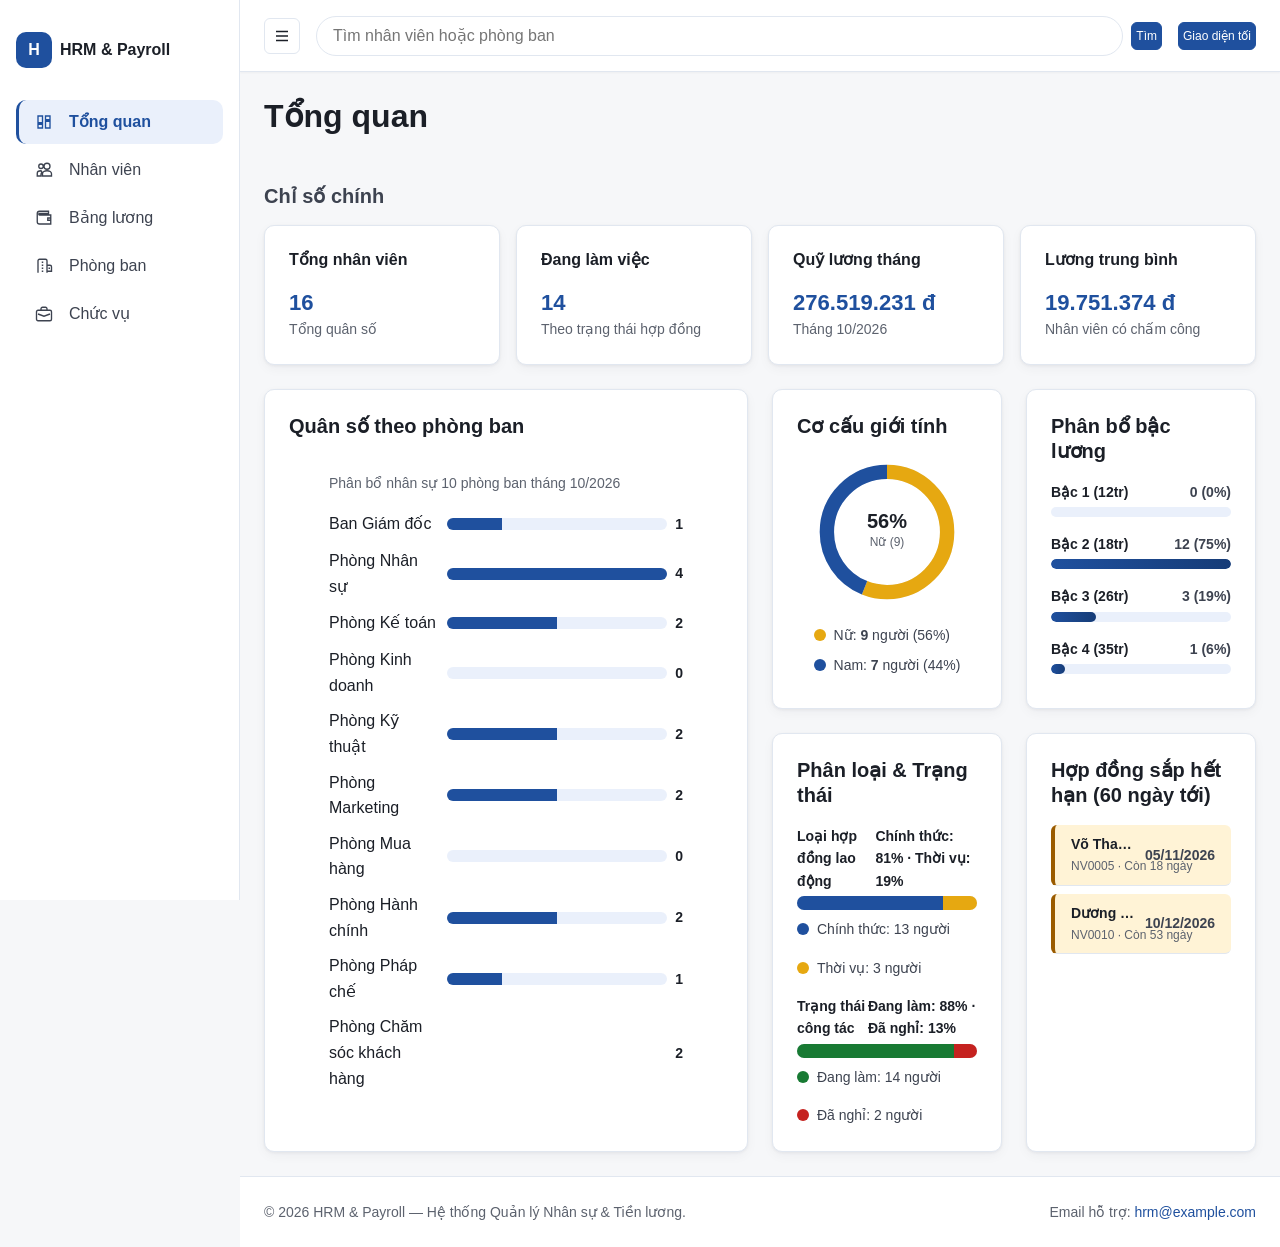
<file: index.html>
<!DOCTYPE html>
<html lang="vi">
  <head>
    <meta charset="utf-8">
    <meta name="viewport" content="width=device-width, initial-scale=1">
    <title>Tổng quan | HRM &amp; Payroll</title>
    <meta name="description" content="Dashboard tổng quan về nhân sự, quỹ lương và hợp đồng sắp hết hạn của doanh nghiệp.">
    <script src="js/theme.js"></script>
    <link rel="stylesheet" href="https://cdnjs.cloudflare.com/ajax/libs/animate.css/4.1.1/animate.min.css">
    <link rel="stylesheet" href="css/styles.css">
    <script src="js/data.js" defer></script>
    <script src="js/kho-du-lieu.js" defer></script>
    <script src="js/logic.js" defer></script>
    <script src="js/features.js" defer></script>
  </head>
  <body>
    <a class="skip-link" href="#noi-dung-chinh">Bỏ qua tới nội dung</a>
    <svg class="icon-sprite" aria-hidden="true" focusable="false">
      <symbol id="icon-dashboard" viewBox="0 0 24 24"><path d="M4 13h6V4H4v9Zm0 7h6v-5H4v5Zm10 0h6V11h-6v9Zm0-16v5h6V4h-6Z"/></symbol>
      <symbol id="icon-users" viewBox="0 0 24 24"><path d="M16 11a4 4 0 1 0-4-4 4 4 0 0 0 4 4ZM8 10a3 3 0 1 0-3-3 3 3 0 0 0 3 3Zm8 3c-3.31 0-6 1.79-6 4v3h12v-3c0-2.21-2.69-4-6-4ZM8 13c-2.76 0-5 1.57-5 3.5V20h5v-2c0-1.18.48-2.25 1.28-3.08A6.4 6.4 0 0 0 8 13Z"/></symbol>
      <symbol id="icon-wallet" viewBox="0 0 24 24"><path d="M3 6a3 3 0 0 1 3-3h12v3H6a1 1 0 0 0 0 2h15v12H6a3 3 0 0 1-3-3V6Zm14 6v3h4v-3h-4Z"/></symbol>
      <symbol id="icon-building" viewBox="0 0 24 24"><path d="M4 21V5a2 2 0 0 1 2-2h8a2 2 0 0 1 2 2v16M9 7h2m-2 4h2m-2 4h2m-2 4h2m5-8h4a2 2 0 0 1 2 2v6h-6m2-4h2"/></symbol>
      <symbol id="icon-briefcase" viewBox="0 0 24 24"><path d="M16 7V5a2 2 0 0 0-2-2h-4a2 2 0 0 0-2 2v2M4 7h16a2 2 0 0 1 2 2v10a2 2 0 0 1-2 2H4a2 2 0 0 1-2-2V9a2 2 0 0 1 2-2Zm0 5 8 3 8-3"/></symbol>
      <symbol id="icon-menu" viewBox="0 0 24 24"><path d="M4 6h16M4 12h16M4 18h16"/></symbol>
      <symbol id="icon-theme" viewBox="0 0 24 24"><path d="M12 3v2m0 14v2M5.64 5.64l1.41 1.41m9.9 9.9 1.41 1.41M3 12h2m14 0h2M5.64 18.36l1.41-1.41m9.9-9.9 1.41-1.41M12 7a5 5 0 1 0 0 10 5 5 0 0 0 0-10Z"/></symbol>
    </svg>
    <!-- Khối đầu trang: nhận diện hệ thống và thao tác dùng chung. -->
    <header>
      <button class="nut nut-nho nut-vien nut-thu-gon-sidebar" id="nut-thu-gon-sidebar" type="button" aria-label="Thu gọn hoặc mở rộng thanh điều hướng" aria-expanded="true">
        <svg class="icon" aria-hidden="true"><use href="#icon-menu"></use></svg>
        <span class="sr-only">Thu gọn thanh điều hướng</span>
      </button>
      <!-- Form tìm kiếm dùng chung cho các màn hình; hành vi sẽ bổ sung ở giai đoạn sau. -->
      <form role="search" action="#" method="get">
        <label class="sr-only" for="global-search">Tìm kiếm nhanh</label>
        <input id="global-search" name="q" type="search" placeholder="Tìm nhân viên hoặc phòng ban">
        <button class="nut nut-nho" type="submit">Tìm</button>
      </form>
      <!-- Nút dùng theme.js và data-theme để đổi giao diện, script không defer nhằm tránh nháy màu. -->
      <button class="nut nut-nho" id="nut-doi-giao-dien" type="button" aria-pressed="false" aria-label="Chuyển sang giao diện tối">Giao diện tối</button>
    </header>

    <!-- Điều hướng chính: liên kết qua lại giữa ba màn hình nghiệp vụ. -->
    <nav aria-label="Điều hướng chính">
      <span class="nav-brand"><span class="logo-mark" aria-hidden="true">H</span><span>HRM &amp; Payroll</span></span>
      <ul>
        <li><a href="index.html" aria-current="page" title="Tổng quan"><svg class="icon" aria-hidden="true"><use href="#icon-dashboard"></use></svg><span class="nav-text">Tổng quan</span></a></li>
        <li><a href="nhan-vien.html" title="Nhân viên"><svg class="icon" aria-hidden="true"><use href="#icon-users"></use></svg><span class="nav-text">Nhân viên</span></a></li>
        <li><a href="bang-luong.html" title="Bảng lương"><svg class="icon" aria-hidden="true"><use href="#icon-wallet"></use></svg><span class="nav-text">Bảng lương</span></a></li>
        <li><a href="phong-ban.html" title="Phòng ban"><svg class="icon" aria-hidden="true"><use href="#icon-building"></use></svg><span class="nav-text">Phòng ban</span></a></li>
        <li><a href="chuc-vu.html" title="Chức vụ"><svg class="icon" aria-hidden="true"><use href="#icon-briefcase"></use></svg><span class="nav-text">Chức vụ</span></a></li>
      </ul>
    </nav>

    <!-- Nội dung chính của trang dashboard. -->
    <main id="noi-dung-chinh" class="trang-tong-quan">
      <h1 class="tieu-de animate__animated animate__fadeInDown">Tổng quan</h1>

      <!-- Khu vực KPI: tóm tắt các chỉ số quản trị quan trọng. -->
      <section class="khu-kpi" aria-labelledby="kpi-heading">
        <h2 id="kpi-heading">Chỉ số chính</h2>
        <article class="the the-tuong-tac">
          <h3>Tổng nhân viên</h3>
          <p class="so-kpi" id="kpi-tong">0</p>
          <p class="nhan-kpi">Tổng quân số</p>
        </article>
        <article class="the the-tuong-tac">
          <h3>Đang làm việc</h3>
          <p class="so-kpi" id="kpi-dang-lam">0</p>
          <p class="nhan-kpi">Theo trạng thái hợp đồng</p>
        </article>
        <article class="the the-tuong-tac">
          <h3>Quỹ lương tháng</h3>
          <p class="so-kpi" id="kpi-quy-luong">0 đ</p>
          <p class="nhan-kpi">Tháng 10/2026</p>
        </article>
        <article class="the the-tuong-tac">
          <h3>Lương trung bình</h3>
          <p class="so-kpi" id="kpi-luong-trung-binh">0 đ</p>
          <p class="nhan-kpi">Nhân viên có chấm công</p>
        </article>
      </section>

      <!-- Biểu đồ 1: Phân bổ quân số theo phòng ban (Thanh ngang) -->
      <section class="khu-bieu-do-pb" aria-labelledby="dept-chart-heading">
        <article class="the the-tuong-tac">
          <h2 id="dept-chart-heading">Quân số theo phòng ban</h2>
          <p id="dashboard-theo-phong" class="sr-only" aria-live="polite"></p>
          <figure class="bieu-do-cot">
            <figcaption>Phân bổ nhân sự 10 phòng ban tháng 10/2026</figcaption>
            <ul id="dashboard-bieu-do" aria-label="Quân số theo phòng ban"></ul>
          </figure>
        </article>
      </section>

      <!-- Biểu đồ 2: Cơ cấu Giới tính (Donut SVG) -->
      <section class="khu-bieu-do-gt" aria-labelledby="gender-chart-heading">
        <article class="the the-tuong-tac">
          <h2 id="gender-chart-heading">Cơ cấu giới tính</h2>
          <div class="khung-bieu-do-donut" id="dashboard-bieu-do-gioi-tinh"></div>
        </article>
      </section>

      <!-- Biểu đồ 3: Loại nhân viên & Trạng thái làm việc (Phân đoạn) -->
      <section class="khu-bieu-do-loai" aria-labelledby="type-chart-heading">
        <article class="the the-tuong-tac">
          <h2 id="type-chart-heading">Phân loại &amp; Trạng thái</h2>
          <div class="khung-bieu-do-phan-doan" id="dashboard-bieu-do-loai-nv"></div>
        </article>
      </section>

      <!-- Biểu đồ 4: Phân bổ nhân sự theo Bậc lương -->
      <section class="khu-bieu-do-luong" aria-labelledby="salary-grade-heading">
        <article class="the the-tuong-tac">
          <h2 id="salary-grade-heading">Phân bổ bậc lương</h2>
          <div class="khung-bieu-do-bac-luong" id="dashboard-bieu-do-bac-luong"></div>
        </article>
      </section>

      <!-- Khu vực cảnh báo: liệt kê các hợp đồng cần được theo dõi. -->
      <section class="khu-het-han" aria-labelledby="expiring-contract-heading">
        <article class="the the-tuong-tac">
          <h2 id="expiring-contract-heading">Hợp đồng sắp hết hạn (60 ngày tới)</h2>
          <ul class="ds-hop-dong" id="dashboard-hop-dong" aria-label="Hợp đồng sắp hết hạn"></ul>
        </article>
      </section>
    </main>

    <!-- Chân trang: thông tin liên hệ và bản quyền dự án. -->
    <footer>
      <p>© 2026 HRM &amp; Payroll — Hệ thống Quản lý Nhân sự &amp; Tiền lương.</p>
      <address>Email hỗ trợ: <a href="mailto:hrm@example.com">hrm@example.com</a></address>
    </footer>
  </body>
</html>
</file>
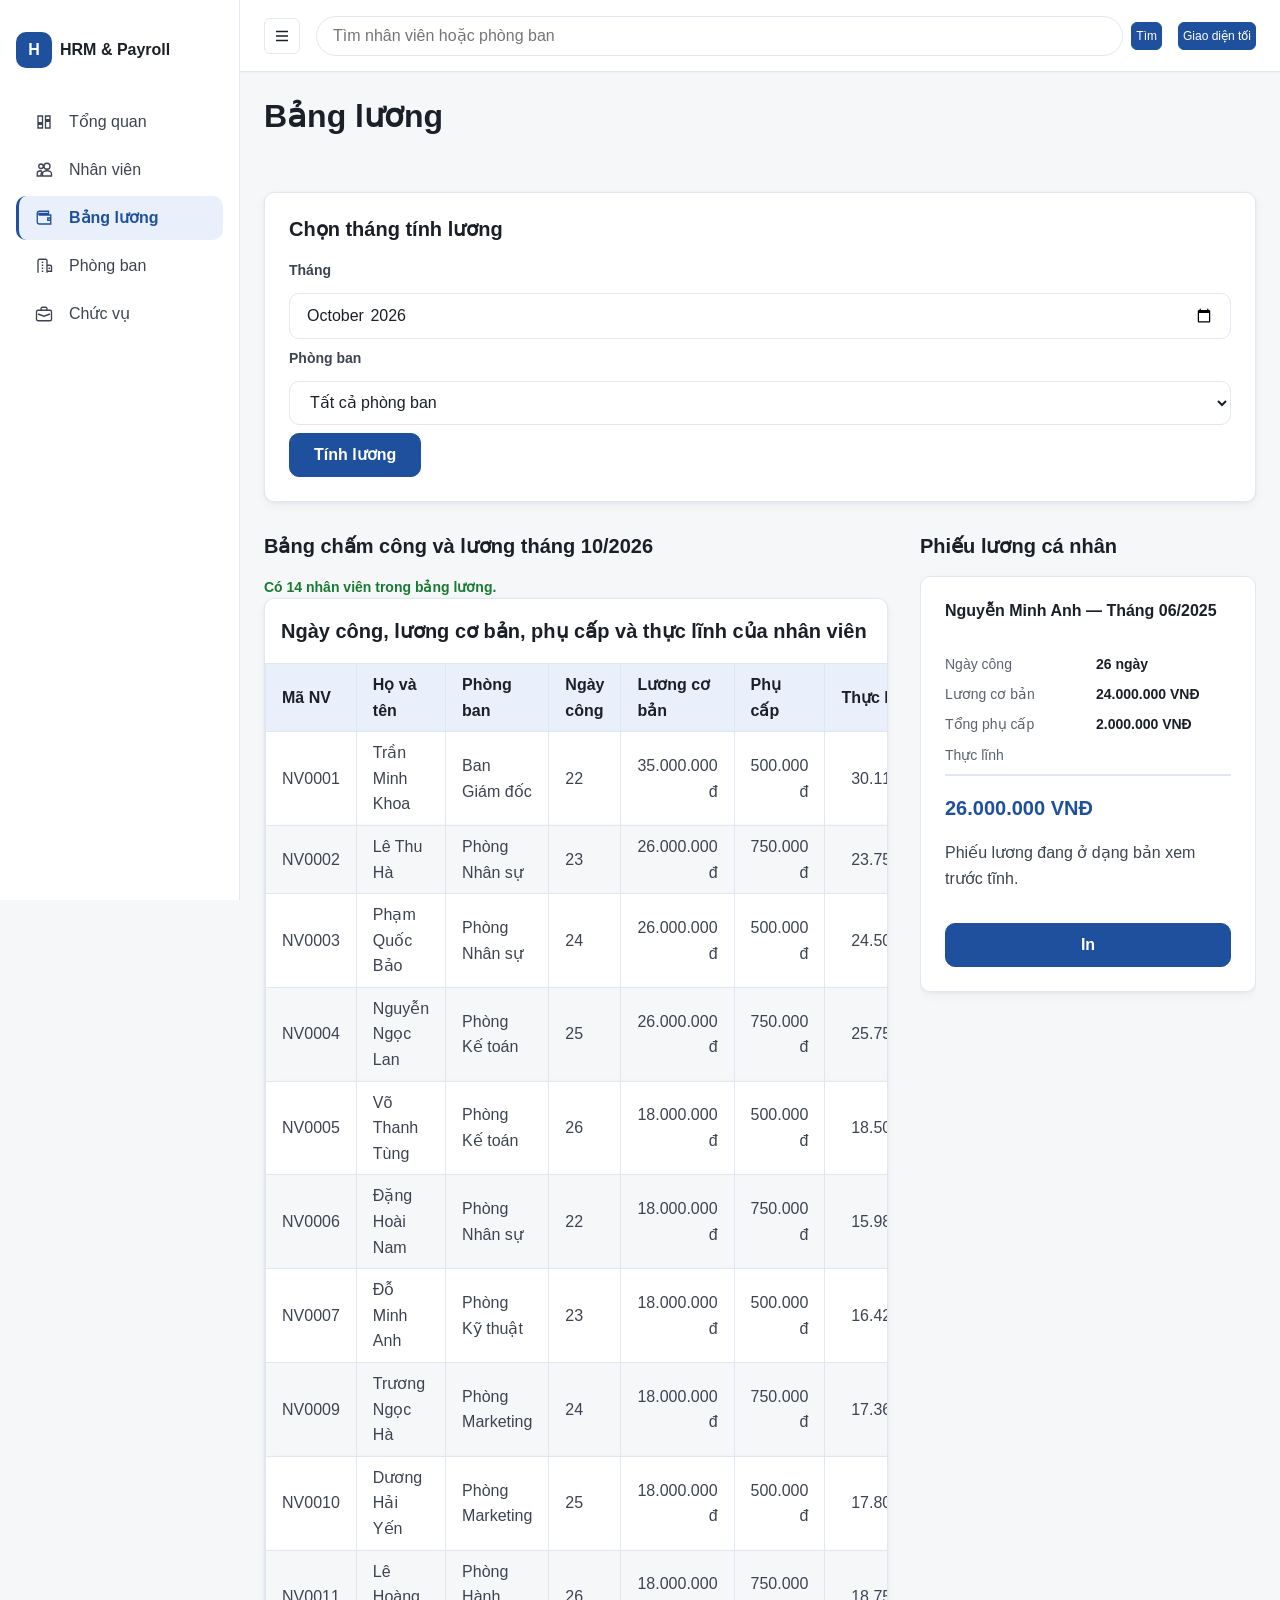
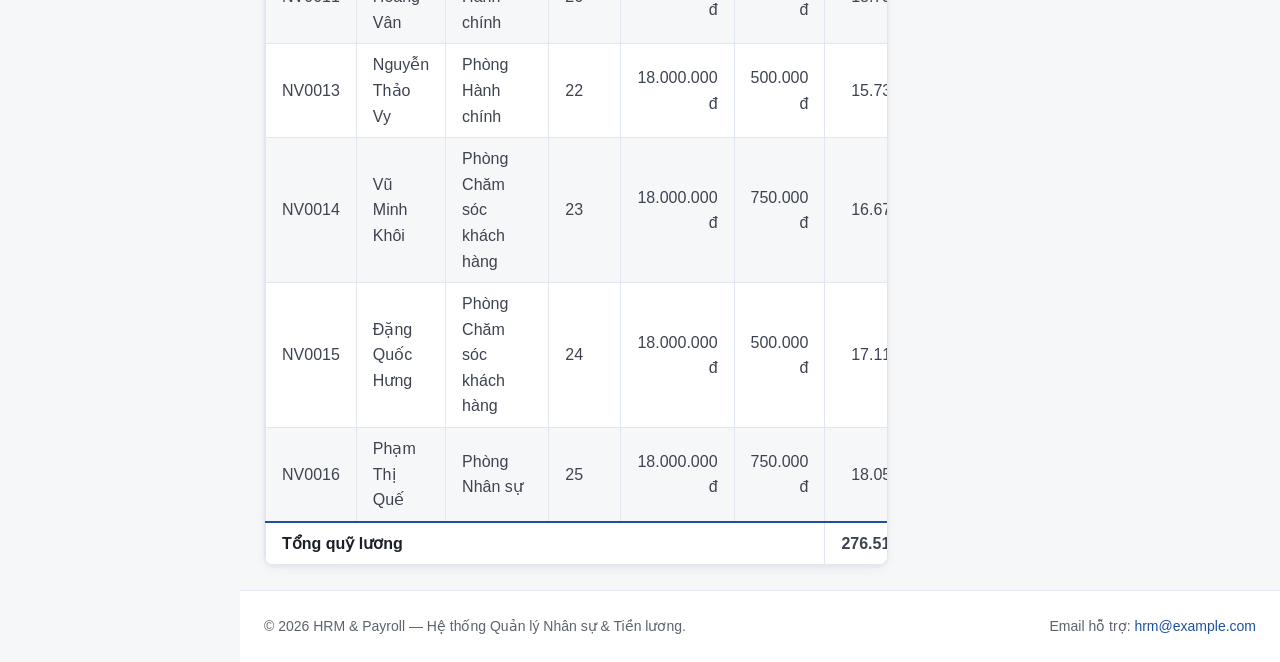
<file: bang-luong.html>
<!DOCTYPE html>
<html lang="vi">
  <head>
    <meta charset="utf-8">
    <meta name="viewport" content="width=device-width, initial-scale=1">
    <title>Bảng lương | HRM &amp; Payroll</title>
    <meta name="description" content="Theo dõi ngày công, lương, phụ cấp và tổng quỹ lương theo tháng.">
    <script src="js/theme.js"></script>
    <link rel="stylesheet" href="https://cdnjs.cloudflare.com/ajax/libs/animate.css/4.1.1/animate.min.css">
    <link rel="stylesheet" href="css/styles.css">
    <script src="js/data.js" defer></script>
    <script src="js/kho-du-lieu.js" defer></script>
    <script src="js/logic.js" defer></script>
    <script src="js/features.js" defer></script>
  </head>
  <body>
    <a class="skip-link" href="#noi-dung-chinh">Bỏ qua tới nội dung</a>
    <svg class="icon-sprite" aria-hidden="true" focusable="false">
      <symbol id="icon-dashboard" viewBox="0 0 24 24"><path d="M4 13h6V4H4v9Zm0 7h6v-5H4v5Zm10 0h6V11h-6v9Zm0-16v5h6V4h-6Z"/></symbol>
      <symbol id="icon-users" viewBox="0 0 24 24"><path d="M16 11a4 4 0 1 0-4-4 4 4 0 0 0 4 4ZM8 10a3 3 0 1 0-3-3 3 3 0 0 0 3 3Zm8 3c-3.31 0-6 1.79-6 4v3h12v-3c0-2.21-2.69-4-6-4ZM8 13c-2.76 0-5 1.57-5 3.5V20h5v-2c0-1.18.48-2.25 1.28-3.08A6.4 6.4 0 0 0 8 13Z"/></symbol>
      <symbol id="icon-wallet" viewBox="0 0 24 24"><path d="M3 6a3 3 0 0 1 3-3h12v3H6a1 1 0 0 0 0 2h15v12H6a3 3 0 0 1-3-3V6Zm14 6v3h4v-3h-4Z"/></symbol>
      <symbol id="icon-building" viewBox="0 0 24 24"><path d="M4 21V5a2 2 0 0 1 2-2h8a2 2 0 0 1 2 2v16M9 7h2m-2 4h2m-2 4h2m-2 4h2m5-8h4a2 2 0 0 1 2 2v6h-6m2-4h2"/></symbol>
      <symbol id="icon-briefcase" viewBox="0 0 24 24"><path d="M16 7V5a2 2 0 0 0-2-2h-4a2 2 0 0 0-2 2v2M4 7h16a2 2 0 0 1 2 2v10a2 2 0 0 1-2 2H4a2 2 0 0 1-2-2V9a2 2 0 0 1 2-2Zm0 5 8 3 8-3"/></symbol>
      <symbol id="icon-menu" viewBox="0 0 24 24"><path d="M4 6h16M4 12h16M4 18h16"/></symbol>
      <symbol id="icon-theme" viewBox="0 0 24 24"><path d="M12 3v2m0 14v2M5.64 5.64l1.41 1.41m9.9 9.9 1.41 1.41M3 12h2m14 0h2M5.64 18.36l1.41-1.41m9.9-9.9 1.41-1.41M12 7a5 5 0 1 0 0 10 5 5 0 0 0 0-10Z"/></symbol>
    </svg>
    <!-- Khối đầu trang: nhận diện hệ thống và thao tác dùng chung. -->
    <header>
      <button class="nut nut-nho nut-vien nut-thu-gon-sidebar" id="nut-thu-gon-sidebar" type="button" aria-label="Thu gọn hoặc mở rộng thanh điều hướng" aria-expanded="true">
        <svg class="icon" aria-hidden="true"><use href="#icon-menu"></use></svg>
        <span class="sr-only">Thu gọn thanh điều hướng</span>
      </button>
      <!-- Form tìm kiếm dùng chung cho các màn hình; hành vi sẽ bổ sung ở giai đoạn sau. -->
      <form role="search" action="#" method="get">
        <label class="sr-only" for="global-search">Tìm kiếm nhanh</label>
        <input id="global-search" name="q" type="search" placeholder="Tìm nhân viên hoặc phòng ban">
        <button class="nut nut-nho" type="submit">Tìm</button>
      </form>
      <!-- Nút dùng theme.js và data-theme để đổi giao diện, script không defer nhằm tránh nháy màu. -->
      <button class="nut nut-nho" id="nut-doi-giao-dien" type="button" aria-pressed="false" aria-label="Chuyển sang giao diện tối">Giao diện tối</button>
    </header>

    <!-- Điều hướng chính: đánh dấu trang hiện tại bằng aria-current. -->
    <nav aria-label="Điều hướng chính">
      <span class="nav-brand"><span class="logo-mark" aria-hidden="true">H</span><span>HRM &amp; Payroll</span></span>
      <ul>
        <li><a href="index.html" title="Tổng quan"><svg class="icon" aria-hidden="true"><use href="#icon-dashboard"></use></svg><span class="nav-text">Tổng quan</span></a></li>
        <li><a href="nhan-vien.html" title="Nhân viên"><svg class="icon" aria-hidden="true"><use href="#icon-users"></use></svg><span class="nav-text">Nhân viên</span></a></li>
        <li><a href="bang-luong.html" aria-current="page" title="Bảng lương"><svg class="icon" aria-hidden="true"><use href="#icon-wallet"></use></svg><span class="nav-text">Bảng lương</span></a></li>
        <li><a href="phong-ban.html" title="Phòng ban"><svg class="icon" aria-hidden="true"><use href="#icon-building"></use></svg><span class="nav-text">Phòng ban</span></a></li>
        <li><a href="chuc-vu.html" title="Chức vụ"><svg class="icon" aria-hidden="true"><use href="#icon-briefcase"></use></svg><span class="nav-text">Chức vụ</span></a></li>
      </ul>
    </nav>

    <!-- Nội dung chính của trang bảng lương. -->
    <main id="noi-dung-chinh" class="trang-bang-luong">
      <h1 class="tieu-de animate__animated animate__fadeInDown">Bảng lương</h1>

      <!-- Bộ chọn tháng: xác định kỳ lương cần xem. -->
      <section class="khu-chon-thang the" aria-labelledby="month-selector-heading">
        <h2 id="month-selector-heading">Chọn tháng tính lương</h2>
        <form id="form-bang-luong" action="#salary-table" method="get" aria-label="Bộ lọc bảng lương">
          <label for="salary-month">Tháng</label>
          <input id="salary-month" name="salary-month" type="month" value="2026-10" required>
          <label for="salary-department">Phòng ban</label>
          <select id="salary-department" name="salary-department">
            <option value="">Tất cả phòng ban</option>
          </select>
          <button class="nut" type="submit">Tính lương</button>
        </form>
      </section>

      <!-- Bảng dữ liệu: div chỉ bọc bảng để hỗ trợ cuộn ngang khi màn hình hẹp. -->
      <section class="khu-bang" id="salary-table" aria-labelledby="salary-table-heading">
        <h2 id="salary-table-heading">Bảng chấm công và lương tháng 10/2026</h2>
        <p id="salary-result" aria-live="polite">Chưa tải bảng lương.</p>
        <!-- GĐ3 sẽ bật tắt hidden bằng JavaScript; gỡ hidden trong DevTools để xem thử. -->
        <p class="trang-thai-tai" role="status" hidden><span class="vong-quay" aria-hidden="true"></span>Đang tính lương…</p>
        <div class="bang-cuon">
          <table>
            <caption>Ngày công, lương cơ bản, phụ cấp và thực lĩnh của nhân viên</caption>
            <thead>
              <tr>
                <th scope="col">Mã NV</th>
                <th scope="col">Họ và tên</th>
                <th scope="col">Phòng ban</th>
                <th scope="col">Ngày công</th>
                <th scope="col">Lương cơ bản</th>
                <th scope="col">Phụ cấp</th>
                <th scope="col">Thực lĩnh</th>
              </tr>
            </thead>
            <tbody id="than-bang-luong">
              <tr>
                <td colspan="7" data-cot="Kết quả" class="khong-co-du-lieu">Đang tính toán bảng lương...</td>
              </tr>
            </tbody>
            <tfoot>
              <tr id="tong-bang-luong">
                <th scope="row" colspan="6">Tổng quỹ lương</th>
                <td class="so-tien" data-cot="Tổng quỹ lương">0 đ</td>
              </tr>
            </tfoot>
          </table>
        </div>
      </section>

      <!-- Phiếu lương: bản xem trước thông tin chi tiết của một nhân viên. -->
      <aside class="phieu-luong" aria-labelledby="payslip-heading">
        <h2 id="payslip-heading">Phiếu lương cá nhân</h2>
        <article class="the animate__animated animate__fadeInRight">
          <h3>Nguyễn Minh Anh — Tháng 06/2025</h3>
          <dl>
            <dt>Ngày công</dt>
            <dd>26 ngày</dd>
            <dt>Lương cơ bản</dt>
            <dd>24.000.000 VNĐ</dd>
            <dt>Tổng phụ cấp</dt>
            <dd>2.000.000 VNĐ</dd>
            <dt>Thực lĩnh</dt>
            <dd>26.000.000 VNĐ</dd>
          </dl>
          <p>Phiếu lương đang ở dạng bản xem trước tĩnh.</p>
          <button class="nut" type="button">In</button>
        </article>
      </aside>
    </main>

    <!-- Chân trang: thông tin liên hệ và bản quyền dự án. -->
    <footer>
      <p>© 2026 HRM &amp; Payroll — Hệ thống Quản lý Nhân sự &amp; Tiền lương.</p>
      <address>Email hỗ trợ: <a href="mailto:hrm@example.com">hrm@example.com</a></address>
    </footer>
  </body>
</html>
</file>
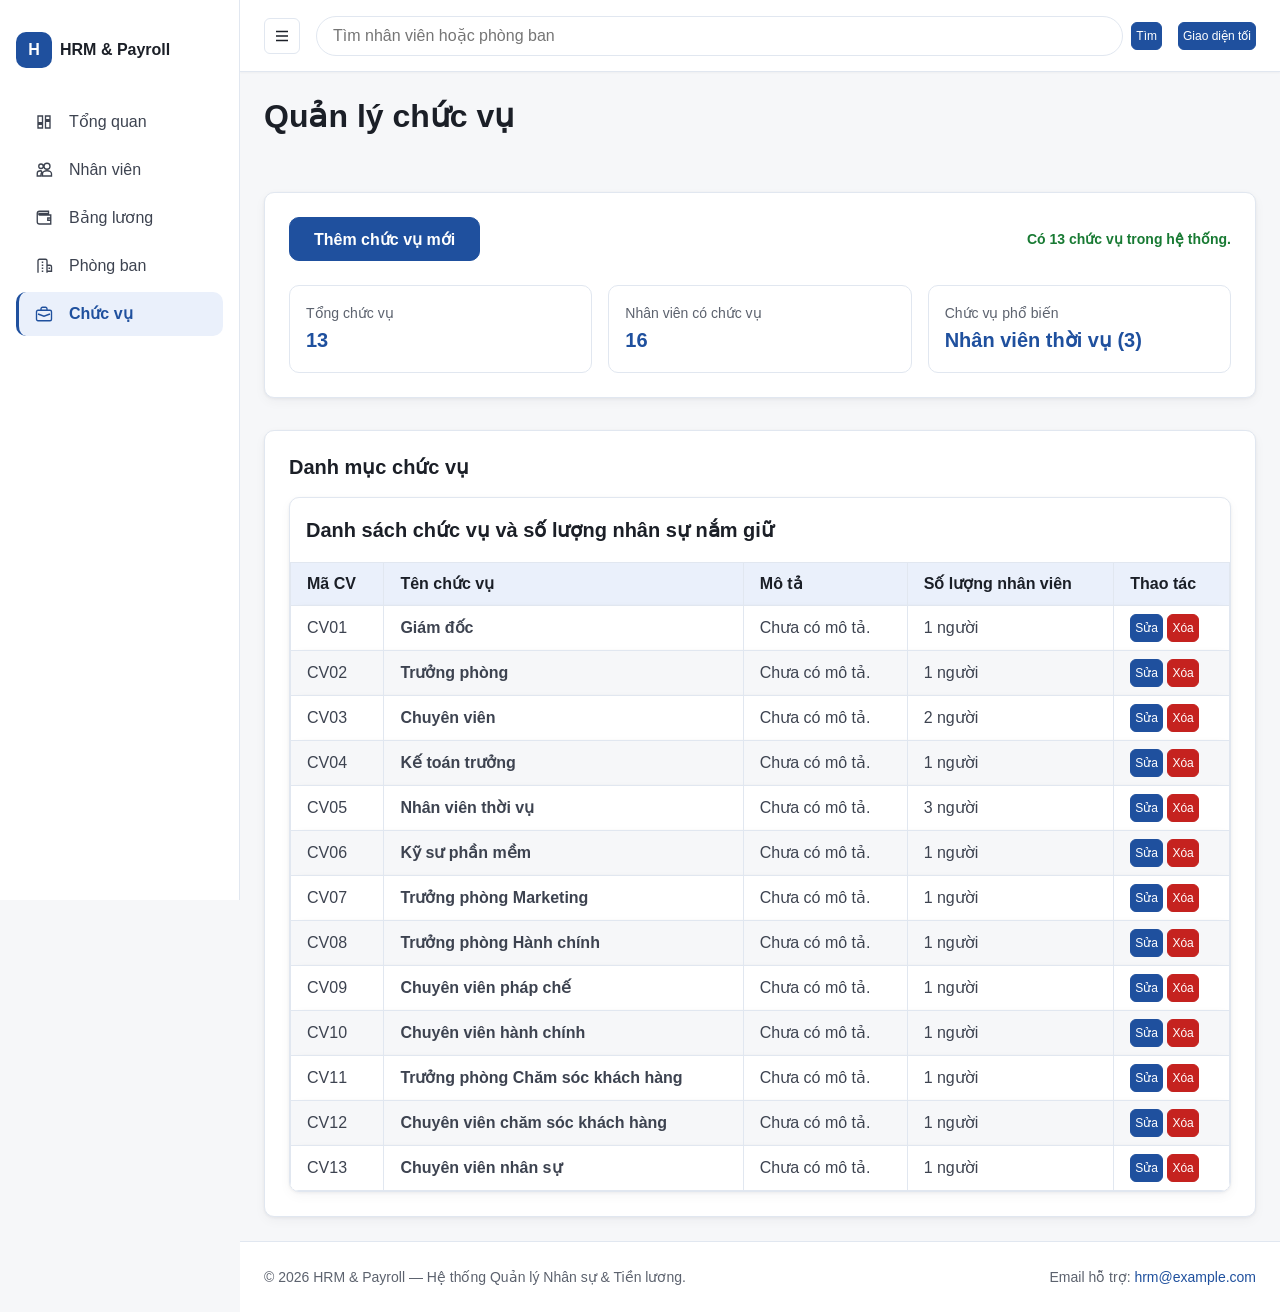
<file: chuc-vu.html>
<!DOCTYPE html>
<html lang="vi">
  <head>
    <meta charset="utf-8">
    <meta name="viewport" content="width=device-width, initial-scale=1">
    <title>Chức vụ | HRM &amp; Payroll</title>
    <meta name="description" content="Quản lý danh mục chức vụ, định biên nhân sự và vị trí công tác trong hệ thống HRM &amp; Payroll.">
    <script src="js/theme.js"></script>
    <link rel="stylesheet" href="https://cdnjs.cloudflare.com/ajax/libs/animate.css/4.1.1/animate.min.css">
    <link rel="stylesheet" href="css/styles.css">
    <script src="js/data.js" defer></script>
    <script src="js/kho-du-lieu.js" defer></script>
    <script src="js/logic.js" defer></script>
    <script src="js/features.js" defer></script>
  </head>
  <body>
    <a class="skip-link" href="#noi-dung-chinh">Bỏ qua tới nội dung</a>
    <svg class="icon-sprite" aria-hidden="true" focusable="false">
      <symbol id="icon-dashboard" viewBox="0 0 24 24"><path d="M4 13h6V4H4v9Zm0 7h6v-5H4v5Zm10 0h6V11h-6v9Zm0-16v5h6V4h-6Z"/></symbol>
      <symbol id="icon-users" viewBox="0 0 24 24"><path d="M16 11a4 4 0 1 0-4-4 4 4 0 0 0 4 4ZM8 10a3 3 0 1 0-3-3 3 3 0 0 0 3 3Zm8 3c-3.31 0-6 1.79-6 4v3h12v-3c0-2.21-2.69-4-6-4ZM8 13c-2.76 0-5 1.57-5 3.5V20h5v-2c0-1.18.48-2.25 1.28-3.08A6.4 6.4 0 0 0 8 13Z"/></symbol>
      <symbol id="icon-wallet" viewBox="0 0 24 24"><path d="M3 6a3 3 0 0 1 3-3h12v3H6a1 1 0 0 0 0 2h15v12H6a3 3 0 0 1-3-3V6Zm14 6v3h4v-3h-4Z"/></symbol>
      <symbol id="icon-building" viewBox="0 0 24 24"><path d="M4 21V5a2 2 0 0 1 2-2h8a2 2 0 0 1 2 2v16M9 7h2m-2 4h2m-2 4h2m-2 4h2m5-8h4a2 2 0 0 1 2 2v6h-6m2-4h2"/></symbol>
      <symbol id="icon-briefcase" viewBox="0 0 24 24"><path d="M16 7V5a2 2 0 0 0-2-2h-4a2 2 0 0 0-2 2v2M4 7h16a2 2 0 0 1 2 2v10a2 2 0 0 1-2 2H4a2 2 0 0 1-2-2V9a2 2 0 0 1 2-2Zm0 5 8 3 8-3"/></symbol>
      <symbol id="icon-menu" viewBox="0 0 24 24"><path d="M4 6h16M4 12h16M4 18h16"/></symbol>
      <symbol id="icon-theme" viewBox="0 0 24 24"><path d="M12 3v2m0 14v2M5.64 5.64l1.41 1.41m9.9 9.9 1.41 1.41M3 12h2m14 0h2M5.64 18.36l1.41-1.41m9.9-9.9 1.41-1.41M12 7a5 5 0 1 0 0 10 5 5 0 0 0 0-10Z"/></symbol>
    </svg>

    <!-- Khối đầu trang: nhận diện hệ thống và thao tác dùng chung. -->
    <header>
      <button class="nut nut-nho nut-vien nut-thu-gon-sidebar" id="nut-thu-gon-sidebar" type="button" aria-label="Thu gọn hoặc mở rộng thanh điều hướng" aria-expanded="true">
        <svg class="icon" aria-hidden="true"><use href="#icon-menu"></use></svg>
        <span class="sr-only">Thu gọn thanh điều hướng</span>
      </button>
      <form role="search" action="#" method="get">
        <label class="sr-only" for="global-search">Tìm kiếm nhanh</label>
        <input id="global-search" name="q" type="search" placeholder="Tìm nhân viên hoặc phòng ban">
        <button class="nut nut-nho" type="submit">Tìm</button>
      </form>
      <button class="nut nut-nho" id="nut-doi-giao-dien" type="button" aria-pressed="false" aria-label="Chuyển sang giao diện tối">Giao diện tối</button>
    </header>

    <!-- Điều hướng chính -->
    <nav aria-label="Điều hướng chính">
      <span class="nav-brand"><span class="logo-mark" aria-hidden="true">H</span><span>HRM &amp; Payroll</span></span>
      <ul>
        <li><a href="index.html" title="Tổng quan"><svg class="icon" aria-hidden="true"><use href="#icon-dashboard"></use></svg><span class="nav-text">Tổng quan</span></a></li>
        <li><a href="nhan-vien.html" title="Nhân viên"><svg class="icon" aria-hidden="true"><use href="#icon-users"></use></svg><span class="nav-text">Nhân viên</span></a></li>
        <li><a href="bang-luong.html" title="Bảng lương"><svg class="icon" aria-hidden="true"><use href="#icon-wallet"></use></svg><span class="nav-text">Bảng lương</span></a></li>
        <li><a href="phong-ban.html" title="Phòng ban"><svg class="icon" aria-hidden="true"><use href="#icon-building"></use></svg><span class="nav-text">Phòng ban</span></a></li>
        <li><a href="chuc-vu.html" aria-current="page" title="Chức vụ"><svg class="icon" aria-hidden="true"><use href="#icon-briefcase"></use></svg><span class="nav-text">Chức vụ</span></a></li>
      </ul>
    </nav>

    <!-- Nội dung chính -->
    <main id="noi-dung-chinh" class="trang-chuc-vu">
      <h1 class="tieu-de animate__animated animate__fadeInDown">Quản lý chức vụ</h1>

      <!-- Thanh công cụ & Thống kê -->
      <section class="the" aria-labelledby="chuc-vu-toolbar-heading">
        <h2 id="chuc-vu-toolbar-heading" class="sr-only">Công cụ quản lý chức vụ</h2>
        <div class="thanh-cong-cu">
          <div>
            <button class="nut" id="nut-them-chuc-vu" type="button">Thêm chức vụ mới</button>
          </div>
          <p id="chuc-vu-thong-bao" aria-live="polite">Đang tải dữ liệu chức vụ...</p>
        </div>
        <dl class="thong-ke">
          <div>
            <dt>Tổng chức vụ</dt>
            <dd id="thong-ke-tong-cv">0</dd>
          </div>
          <div>
            <dt>Nhân viên có chức vụ</dt>
            <dd id="thong-ke-tong-nv-cv">0</dd>
          </div>
          <div>
            <dt>Chức vụ phổ biến</dt>
            <dd id="thong-ke-cv-pho-bien">—</dd>
          </div>
        </dl>
      </section>

      <!-- Bảng danh mục chức vụ -->
      <section class="the" aria-labelledby="chuc-vu-heading">
        <h2 id="chuc-vu-heading">Danh mục chức vụ</h2>
        <div class="bang-cuon">
          <table id="bang-chuc-vu">
            <caption>Danh sách chức vụ và số lượng nhân sự nắm giữ</caption>
            <thead>
              <tr>
                <th scope="col">Mã CV</th>
                <th scope="col">Tên chức vụ</th>
                <th scope="col">Mô tả</th>
                <th scope="col">Số lượng nhân viên</th>
                <th scope="col">Thao tác</th>
              </tr>
            </thead>
            <tbody id="than-bang-chuc-vu"></tbody>
          </table>
        </div>
      </section>
    </main>

    <!-- Dialog thêm hoặc sửa chức vụ -->
    <dialog id="dialog-chuc-vu" aria-labelledby="tieu-de-dialog-cv">
      <form id="form-chuc-vu" method="dialog">
        <h2 id="tieu-de-dialog-cv">Thêm chức vụ mới</h2>
        <div>
          <label for="cv-ma">Mã chức vụ</label>
          <input id="cv-ma" name="MaChucVu" type="text" readonly>
        </div>
        <div>
          <label for="cv-ten">Tên chức vụ</label>
          <input id="cv-ten" name="TenChucVu" type="text" required placeholder="Nhập tên chức vụ">
        </div>
        <div>
          <label for="cv-mo-ta">Mô tả</label>
          <textarea id="cv-mo-ta" name="MoTa" rows="3" placeholder="Mô tả tiêu chuẩn và quyền hạn"></textarea>
        </div>
        <p class="thong-bao-loi" id="loi-dialog-cv" aria-live="polite"></p>
        <div class="dialog-actions">
          <button class="nut" id="nut-luu-cv" type="submit">Lưu chức vụ</button>
          <button class="nut nut-vien" id="nut-dong-dialog-cv" type="button">Hủy</button>
        </div>
      </form>
    </dialog>

    <!-- Dialog xác nhận xóa chức vụ -->
    <dialog id="dialog-xoa-chuc-vu" aria-labelledby="tieu-de-dialog-xoa-cv">
      <form id="form-xoa-chuc-vu" method="dialog">
        <h2 id="tieu-de-dialog-xoa-cv">Xác nhận xóa chức vụ</h2>
        <p id="mo-ta-xoa-cv">Bạn có chắc chắn muốn xóa chức vụ này?</p>
        <p class="thong-bao-loi" id="loi-dialog-xoa-cv" aria-live="polite"></p>
        <div class="dialog-actions">
          <button class="nut nut-nguy-hiem" id="nut-xac-nhan-xoa-cv" type="submit">Xóa</button>
          <button class="nut nut-vien" id="nut-dong-dialog-xoa-cv" type="button">Hủy</button>
        </div>
      </form>
    </dialog>

    <!-- Chân trang -->
    <footer>
      <p>© 2026 HRM &amp; Payroll — Hệ thống Quản lý Nhân sự &amp; Tiền lương.</p>
      <address>Email hỗ trợ: <a href="mailto:hrm@example.com">hrm@example.com</a></address>
    </footer>
  </body>
</html>
</file>
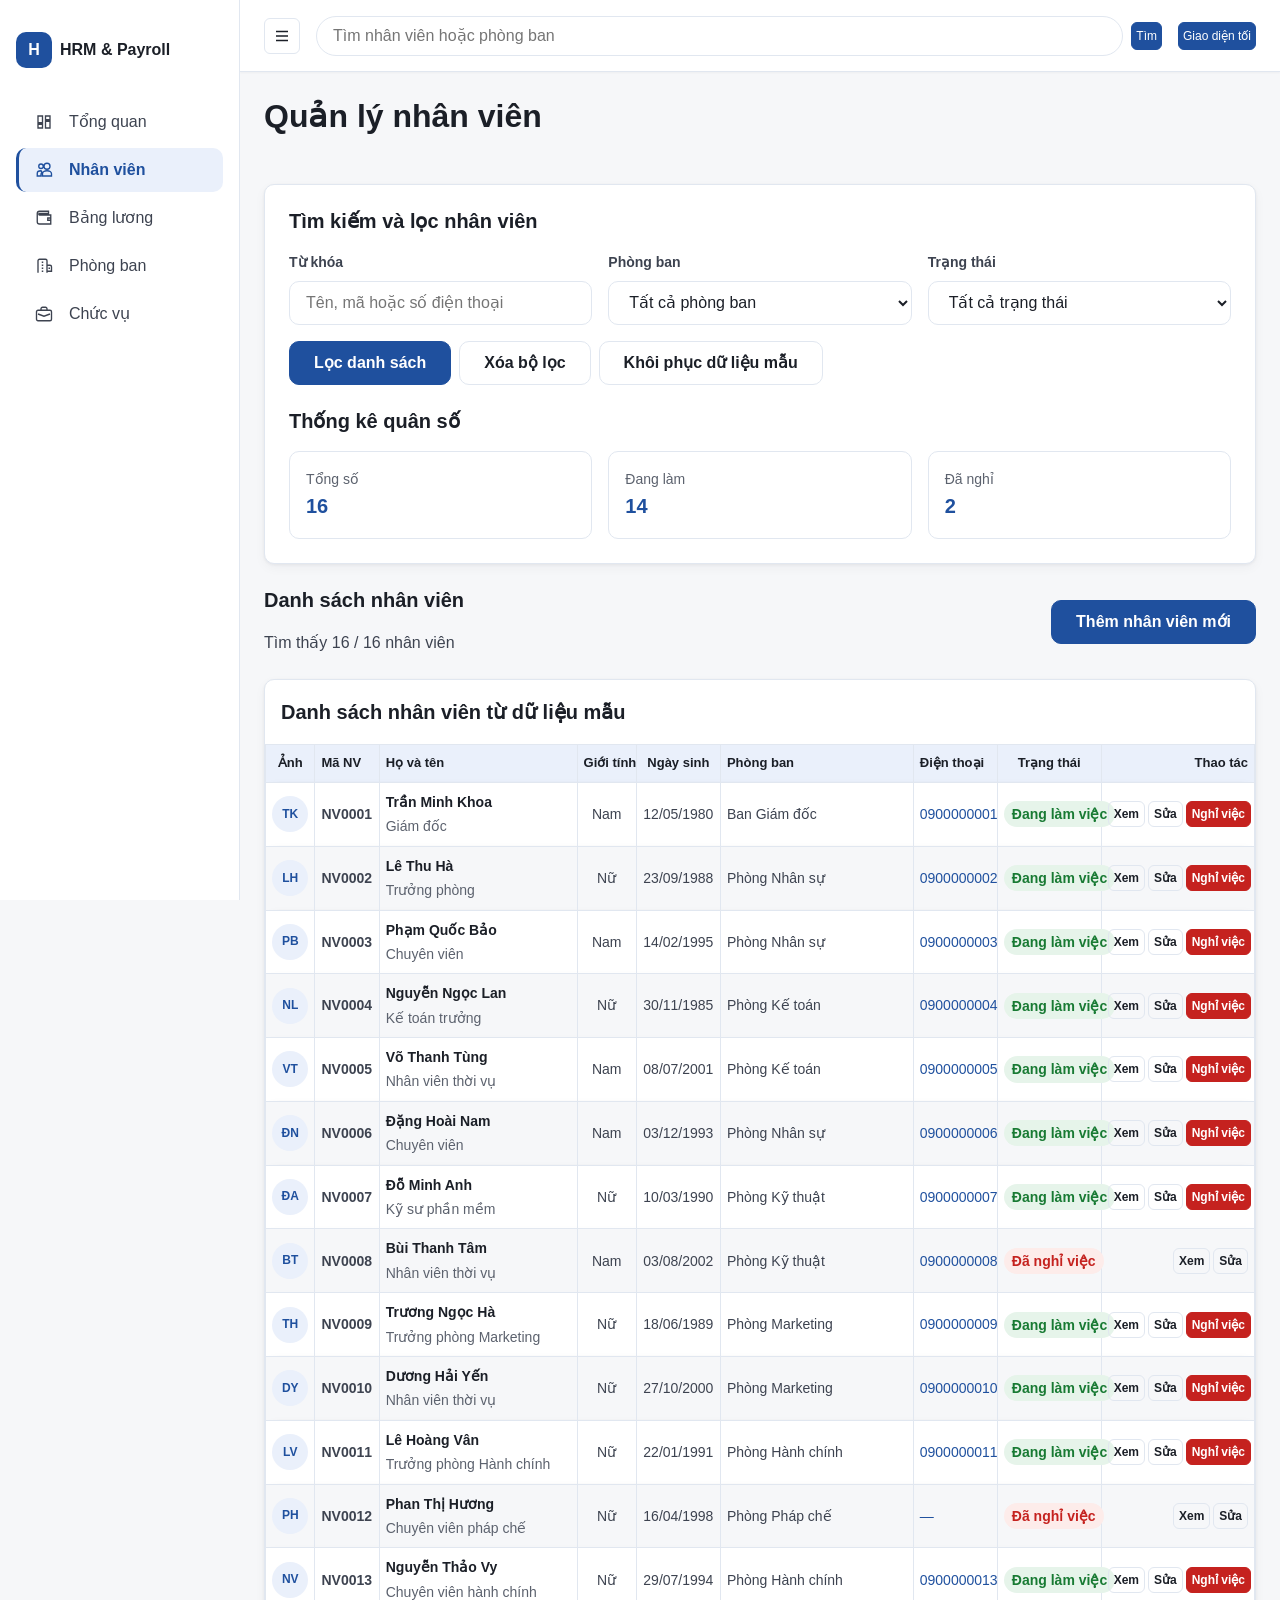
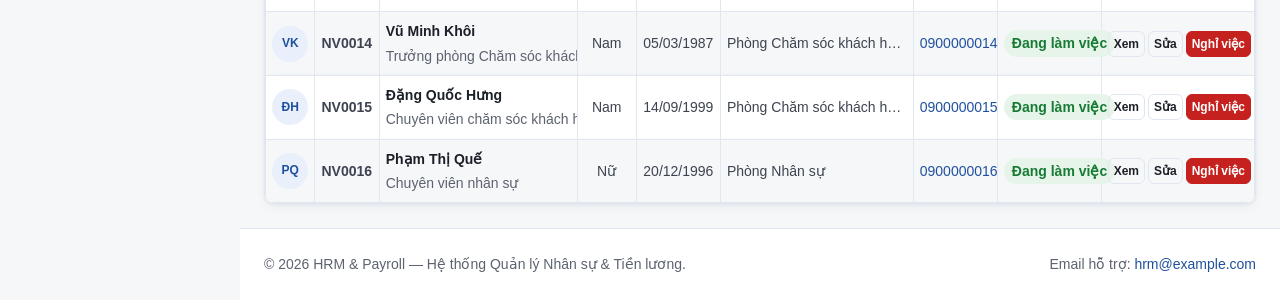
<file: nhan-vien.html>
<!DOCTYPE html>
<html lang="vi">
  <head>
    <meta charset="utf-8">
    <meta name="viewport" content="width=device-width, initial-scale=1">
    <title>Nhân viên | HRM &amp; Payroll</title>
    <meta name="description" content="Quản lý, tìm kiếm, lọc và cập nhật hồ sơ nhân viên trong hệ thống HRM &amp; Payroll.">
    <script src="js/theme.js"></script>
    <link rel="stylesheet" href="https://cdnjs.cloudflare.com/ajax/libs/animate.css/4.1.1/animate.min.css">
    <link rel="stylesheet" href="css/styles.css">
    <script src="js/data.js" defer></script>
    <script src="js/kho-du-lieu.js" defer></script>
    <script src="js/logic.js" defer></script>
    <script src="js/features.js" defer></script>
  </head>
  <body>
    <a class="skip-link" href="#noi-dung-chinh">Bỏ qua tới nội dung</a>
    <svg class="icon-sprite" aria-hidden="true" focusable="false">
      <symbol id="icon-dashboard" viewBox="0 0 24 24"><path d="M4 13h6V4H4v9Zm0 7h6v-5H4v5Zm10 0h6V11h-6v9Zm0-16v5h6V4h-6Z"/></symbol>
      <symbol id="icon-users" viewBox="0 0 24 24"><path d="M16 11a4 4 0 1 0-4-4 4 4 0 0 0 4 4ZM8 10a3 3 0 1 0-3-3 3 3 0 0 0 3 3Zm8 3c-3.31 0-6 1.79-6 4v3h12v-3c0-2.21-2.69-4-6-4ZM8 13c-2.76 0-5 1.57-5 3.5V20h5v-2c0-1.18.48-2.25 1.28-3.08A6.4 6.4 0 0 0 8 13Z"/></symbol>
      <symbol id="icon-wallet" viewBox="0 0 24 24"><path d="M3 6a3 3 0 0 1 3-3h12v3H6a1 1 0 0 0 0 2h15v12H6a3 3 0 0 1-3-3V6Zm14 6v3h4v-3h-4Z"/></symbol>
      <symbol id="icon-building" viewBox="0 0 24 24"><path d="M4 21V5a2 2 0 0 1 2-2h8a2 2 0 0 1 2 2v16M9 7h2m-2 4h2m-2 4h2m-2 4h2m5-8h4a2 2 0 0 1 2 2v6h-6m2-4h2"/></symbol>
      <symbol id="icon-briefcase" viewBox="0 0 24 24"><path d="M16 7V5a2 2 0 0 0-2-2h-4a2 2 0 0 0-2 2v2M4 7h16a2 2 0 0 1 2 2v10a2 2 0 0 1-2 2H4a2 2 0 0 1-2-2V9a2 2 0 0 1 2-2Zm0 5 8 3 8-3"/></symbol>
      <symbol id="icon-menu" viewBox="0 0 24 24"><path d="M4 6h16M4 12h16M4 18h16"/></symbol>
      <symbol id="icon-theme" viewBox="0 0 24 24"><path d="M12 3v2m0 14v2M5.64 5.64l1.41 1.41m9.9 9.9 1.41 1.41M3 12h2m14 0h2M5.64 18.36l1.41-1.41m9.9-9.9 1.41-1.41M12 7a5 5 0 1 0 0 10 5 5 0 0 0 0-10Z"/></symbol>
    </svg>
    <!-- Khối đầu trang: nhận diện hệ thống và thao tác dùng chung. -->
    <header>
      <button class="nut nut-nho nut-vien nut-thu-gon-sidebar" id="nut-thu-gon-sidebar" type="button" aria-label="Thu gọn hoặc mở rộng thanh điều hướng" aria-expanded="true">
        <svg class="icon" aria-hidden="true"><use href="#icon-menu"></use></svg>
        <span class="sr-only">Thu gọn thanh điều hướng</span>
      </button>
      <!-- Form tìm kiếm dùng chung cho các màn hình; hành vi sẽ bổ sung ở giai đoạn sau. -->
      <form role="search" action="#" method="get">
        <label class="sr-only" for="global-search">Tìm kiếm nhanh</label>
        <input id="global-search" name="q" type="search" placeholder="Tìm nhân viên hoặc phòng ban">
        <button class="nut nut-nho" type="submit">Tìm</button>
      </form>
      <!-- Nút dùng theme.js và data-theme để đổi giao diện, script không defer nhằm tránh nháy màu. -->
      <button class="nut nut-nho" id="nut-doi-giao-dien" type="button" aria-pressed="false" aria-label="Chuyển sang giao diện tối">Giao diện tối</button>
    </header>

    <!-- Điều hướng chính: đánh dấu trang hiện tại bằng aria-current. -->
    <nav aria-label="Điều hướng chính">
      <span class="nav-brand"><span class="logo-mark" aria-hidden="true">H</span><span>HRM &amp; Payroll</span></span>
      <ul>
        <li><a href="index.html" title="Tổng quan"><svg class="icon" aria-hidden="true"><use href="#icon-dashboard"></use></svg><span class="nav-text">Tổng quan</span></a></li>
        <li><a href="nhan-vien.html" aria-current="page" title="Nhân viên"><svg class="icon" aria-hidden="true"><use href="#icon-users"></use></svg><span class="nav-text">Nhân viên</span></a></li>
        <li><a href="bang-luong.html" title="Bảng lương"><svg class="icon" aria-hidden="true"><use href="#icon-wallet"></use></svg><span class="nav-text">Bảng lương</span></a></li>
        <li><a href="phong-ban.html" title="Phòng ban"><svg class="icon" aria-hidden="true"><use href="#icon-building"></use></svg><span class="nav-text">Phòng ban</span></a></li>
        <li><a href="chuc-vu.html" title="Chức vụ"><svg class="icon" aria-hidden="true"><use href="#icon-briefcase"></use></svg><span class="nav-text">Chức vụ</span></a></li>
      </ul>
    </nav>

    <!-- Nội dung chính của trang quản lý nhân viên. -->
    <main id="noi-dung-chinh" class="trang-nhan-vien">
      <h1 class="tieu-de animate__animated animate__fadeInDown">Quản lý nhân viên</h1>

      <!-- ===== Bộ lọc nhân viên: tìm kiếm và lọc danh sách động. ===== -->
      <section class="khu-cong-cu the" aria-labelledby="employee-search-heading">
        <h2 id="employee-search-heading">Tìm kiếm và lọc nhân viên</h2>
        <form id="form-loc" action="#employee-list" method="get" aria-label="Bộ lọc nhân viên">
          <!-- Div chỉ gom nhóm label và control cho CSS, không mang ý nghĩa nội dung (Chương 3 §2.14). -->
          <div class="truong-loc">
            <label for="o-tim-kiem">Từ khóa</label>
            <input id="o-tim-kiem" name="tu-khoa" type="search" placeholder="Tên, mã hoặc số điện thoại">
          </div>
          <div class="truong-loc">
            <label for="loc-phong-ban">Phòng ban</label>
            <select id="loc-phong-ban" name="ma-pb">
              <option value="">Tất cả phòng ban</option>
            </select>
          </div>
          <div class="truong-loc">
            <label for="loc-trang-thai">Trạng thái</label>
            <select id="loc-trang-thai" name="trang-thai">
              <option value="">Tất cả trạng thái</option>
              <option value="DangLam">Đang làm việc</option>
              <option value="DaNghi">Đã nghỉ việc</option>
            </select>
          </div>
          <div class="hang-nut-loc">
            <button class="nut" type="submit">Lọc danh sách</button>
            <button class="nut nut-vien" type="reset">Xóa bộ lọc</button>
            <button class="nut nut-vien" id="nut-khoi-phuc-mau" type="button">Khôi phục dữ liệu mẫu</button>
          </div>
        </form>
        <!-- ===== Thống kê: tổng hợp số lượng nhân viên theo trạng thái. ===== -->
        <section class="khu-thong-ke" aria-labelledby="employee-stats-heading">
          <h2 id="employee-stats-heading">Thống kê quân số</h2>
          <dl class="thong-ke">
            <div><dt>Tổng số</dt><dd id="thong-ke-tong">0</dd></div>
            <div><dt>Đang làm</dt><dd id="thong-ke-dang-lam">0</dd></div>
            <div><dt>Đã nghỉ</dt><dd id="thong-ke-da-nghi">0</dd></div>
          </dl>
        </section>
      </section>

      <!-- ===== Danh sách nhân viên: bảng được render từ Data Contract. ===== -->
      <section class="khu-danh-sach" id="employee-list" aria-labelledby="employee-list-heading">
        <div class="thanh-cong-cu">
          <div>
            <h2 id="employee-list-heading">Danh sách nhân viên</h2>
            <p id="dong-ket-qua" aria-live="polite">Tìm thấy 0 / 0 nhân viên</p>
          </div>
          <div>
            <button class="nut" id="nut-them-nhan-vien" type="button">Thêm nhân viên mới</button>
          </div>
        </div>
        <div class="bang-cuon">
          <table id="bang-nhan-vien">
            <caption>Danh sách nhân viên từ dữ liệu mẫu</caption>
            <thead>
              <tr>
                <th scope="col"><span class="sr-only">Ảnh đại diện</span><span aria-hidden="true">Ảnh</span></th>
                <th scope="col">Mã NV</th>
                <th scope="col">Họ và tên</th>
                <th scope="col">Giới tính</th>
                <th scope="col">Ngày sinh</th>
                <th scope="col">Phòng ban</th>
                <th scope="col">Điện thoại</th>
                <th scope="col">Trạng thái</th>
                <th scope="col">Thao tác</th>
              </tr>
            </thead>
            <tbody id="than-bang-nhan-vien"></tbody>
          </table>
        </div>
      </section>
    </main>

    <!-- Dialog xem chi tiết hồ sơ nhân viên -->
    <dialog id="dialog-xem-ho-so" aria-labelledby="tieu-de-dialog-xem-ho-so">
      <div class="ho-so-modal-body">
        <h2 id="tieu-de-dialog-xem-ho-so">Chi tiết hồ sơ nhân viên</h2>
        <div id="noi-dung-ho-so-modal">
          <h3 id="ho-so-ho-ten">Chưa chọn nhân viên</h3>
          <dl>
            <dt>Mã nhân viên</dt>
            <dd id="ho-so-ma-nv">—</dd>
            <dt>Phòng ban</dt>
            <dd id="ho-so-phong-ban">—</dd>
            <dt>Chức vụ</dt>
            <dd id="ho-so-chuc-vu">—</dd>
            <dt>Giới tính</dt>
            <dd id="ho-so-gioi-tinh">—</dd>
            <dt>Ngày sinh</dt>
            <dd id="ho-so-ngay-sinh">—</dd>
            <dt>Điện thoại</dt>
            <dd id="ho-so-dien-thoai">—</dd>
            <dt>Email</dt>
            <dd id="ho-so-email">—</dd>
            <dt>CMND/CCCD</dt>
            <dd id="ho-so-cmnd">—</dd>
            <dt>Ngày cấp</dt>
            <dd id="ho-so-ngay-cap">—</dd>
            <dt>Nơi cấp</dt>
            <dd id="ho-so-noi-cap">—</dd>
            <dt>Quê quán</dt>
            <dd id="ho-so-que-quan">—</dd>
            <dt>Mức lương</dt>
            <dd id="ho-so-muc-luong">—</dd>
            <dt>Hợp đồng</dt>
            <dd id="ho-so-hop-dong">—</dd>
          </dl>
        </div>
        <div class="dialog-actions">
          <button class="nut nut-vien" id="nut-dong-xem-ho-so" type="button">Đóng</button>
        </div>
      </div>
    </dialog>

    <!-- Dialog thêm hồ sơ nhân viên mới -->
    <dialog id="dialog-them-nhan-vien" class="hop-thoai-lon" aria-labelledby="employee-form-heading">
      <div id="employee-form">
        <h2 id="employee-form-heading">Thêm nhân viên mới</h2>
        <form action="#employee-list" method="post" novalidate>
          <fieldset>
            <legend>Thông tin định danh</legend>
            <label for="employee-id">Mã nhân viên</label>
            <input id="employee-id" name="employee-id" type="text" readonly aria-describedby="loi-ma-nv">
            <small class="thong-bao-loi" id="loi-ma-nv" aria-live="polite"></small>
            <label for="full-name">Họ và tên</label>
            <input id="full-name" name="HoTen" type="text" autocomplete="name" aria-describedby="loi-ho-ten" required>
            <small class="thong-bao-loi" id="loi-ho-ten" role="alert" aria-live="polite"></small>
            <label for="birth-date">Ngày sinh</label>
            <input id="birth-date" name="NgaySinh" type="date" autocomplete="bday" aria-describedby="loi-ngay-sinh" required>
            <small class="thong-bao-loi" id="loi-ngay-sinh" role="alert" aria-live="polite"></small>
            <p>Giới tính</p>
            <label><input id="gender-male" name="GioiTinh" type="radio" value="Nam" required> Nam</label>
            <label><input id="gender-female" name="GioiTinh" type="radio" value="Nữ"> Nữ</label>
            <label><input id="gender-other" name="GioiTinh" type="radio" value="Khác"> Khác</label>
            <small class="thong-bao-loi" id="loi-gioi-tinh" role="alert" aria-live="polite"></small>
          </fieldset>

          <fieldset>
            <legend>Thông tin liên hệ</legend>
            <label for="cmnd">CMND/CCCD</label>
            <input id="cmnd" name="CMND" type="text" inputmode="numeric" pattern="^\d{9}(\d{3})?$" autocomplete="off" required aria-describedby="loi-cmnd">
            <small class="thong-bao-loi" id="loi-cmnd" role="alert" aria-live="polite"></small>
            <label for="issue-date">Ngày cấp</label>
            <input id="issue-date" name="NgayCap" type="date" required aria-describedby="loi-ngay-cap">
            <small class="thong-bao-loi" id="loi-ngay-cap" role="alert" aria-live="polite"></small>
            <label for="issue-place">Nơi cấp</label>
            <input id="issue-place" name="NoiCap" type="text" required aria-describedby="loi-noi-cap">
            <small class="thong-bao-loi" id="loi-noi-cap" role="alert" aria-live="polite"></small>
            <label for="hometown">Quê quán</label>
            <input id="hometown" name="QueQuan" type="text" required aria-describedby="loi-que-quan">
            <small class="thong-bao-loi" id="loi-que-quan" role="alert" aria-live="polite"></small>
            <label for="email">Email</label>
            <input id="email" name="Email" type="email" autocomplete="email">
            <label for="phone">Số điện thoại</label>
            <input id="phone" name="DienThoai" type="tel" pattern="^0\d{9}$" autocomplete="tel" required aria-describedby="loi-dien-thoai">
            <small class="thong-bao-loi" id="loi-dien-thoai" role="alert" aria-live="polite"></small>
          </fieldset>

          <fieldset>
            <legend>Thông tin công việc</legend>
            <label for="employee-department">Phòng ban</label>
            <select id="employee-department" name="MaPB" required aria-describedby="loi-phong-ban">
              <option value="">Chọn phòng ban</option>
            </select>
            <small class="thong-bao-loi" id="loi-phong-ban" role="alert" aria-live="polite"></small>
            <label for="position">Chức vụ</label>
            <input id="position" name="ChucVu" type="text" required aria-describedby="loi-chuc-vu">
            <small class="thong-bao-loi" id="loi-chuc-vu" role="alert" aria-live="polite"></small>
          </fieldset>

          <p id="thong-bao-form" aria-live="polite"></p>
          <div class="dialog-actions">
            <button class="nut" id="nut-luu-them-nv" type="submit">Lưu hồ sơ</button>
            <button class="nut nut-vien" id="nut-dong-them-nv" type="button">Hủy</button>
            <button class="nut nut-vien" type="reset">Nhập lại</button>
          </div>
        </form>
      </div>
    </dialog>

    <!-- Dialog sửa hồ sơ nhân viên -->
    <dialog id="dialog-sua-nhan-vien" aria-labelledby="tieu-de-dialog-sua">
      <form id="form-sua-nhan-vien" method="dialog">
        <h2 id="tieu-de-dialog-sua">Sửa hồ sơ nhân viên</h2>
        <div>
          <label for="edit-employee-id">Mã nhân viên</label>
          <input id="edit-employee-id" name="MaNV" type="text" readonly>
        </div>
        <div>
          <label for="edit-full-name">Họ và tên</label>
          <input id="edit-full-name" name="HoTen" type="text" required>
        </div>
        <div>
          <label for="edit-birth-date">Ngày sinh</label>
          <input id="edit-birth-date" name="NgaySinh" type="date" required>
        </div>
        <div>
          <label for="edit-gender">Giới tính</label>
          <select id="edit-gender" name="GioiTinh" required>
            <option value="Nam">Nam</option>
            <option value="Nữ">Nữ</option>
            <option value="Khác">Khác</option>
          </select>
        </div>
        <div>
          <label for="edit-cmnd">CMND/CCCD</label>
          <input id="edit-cmnd" name="CMND" type="text" required>
        </div>
        <div>
          <label for="edit-issue-date">Ngày cấp</label>
          <input id="edit-issue-date" name="NgayCap" type="date" required>
        </div>
        <div>
          <label for="edit-issue-place">Nơi cấp</label>
          <input id="edit-issue-place" name="NoiCap" type="text" required>
        </div>
        <div>
          <label for="edit-hometown">Quê quán</label>
          <input id="edit-hometown" name="QueQuan" type="text" required>
        </div>
        <div>
          <label for="edit-phone">Số điện thoại</label>
          <input id="edit-phone" name="DienThoai" type="tel" required>
        </div>
        <div>
          <label for="edit-email">Email</label>
          <input id="edit-email" name="Email" type="email">
        </div>
        <div>
          <label for="edit-department">Phòng ban</label>
          <select id="edit-department" name="MaPB" required></select>
        </div>
        <div>
          <label for="edit-position">Chức vụ</label>
          <input id="edit-position" name="ChucVu" type="text" required>
        </div>
        <p class="thong-bao-loi" id="loi-dialog-sua" aria-live="polite"></p>
        <div class="dialog-actions">
          <button class="nut" id="nut-luu-sua-nv" type="submit">Lưu thay đổi</button>
          <button class="nut nut-vien" id="nut-dong-sua-nv" type="button">Hủy</button>
        </div>
      </form>
    </dialog>

    <!-- Dialog xác nhận cho nghỉ việc -->
    <dialog id="dialog-cho-nghi-viec" aria-labelledby="tieu-de-dialog-nghi">
      <form id="form-cho-nghi-viec" method="dialog">
        <h2 id="tieu-de-dialog-nghi">Xác nhận cho nghỉ việc</h2>
        <p id="mo-ta-cho-nghi-viec">Bạn có chắc chắn muốn cho nhân viên này thôi việc?</p>
        <div>
          <label for="ngay-nghi-viec">Ngày nghỉ việc</label>
          <input id="ngay-nghi-viec" name="ngayNghi" type="date" required>
        </div>
        <p class="thong-bao-loi" id="loi-dialog-nghi" aria-live="polite"></p>
        <div class="dialog-actions">
          <button class="nut nut-nguy-hiem" id="nut-xac-nhan-nghi" type="submit">Xác nhận cho nghỉ</button>
          <button class="nut nut-vien" id="nut-dong-dialog-nghi" type="button">Hủy</button>
        </div>
      </form>
    </dialog>

    <!-- Dialog xác nhận khôi phục dữ liệu mẫu -->
    <dialog id="dialog-xac-nhan-khoi-phuc" aria-labelledby="tieu-de-dialog-khoi-phuc">
      <form id="form-khoi-phuc-mau" method="dialog">
        <h2 id="tieu-de-dialog-khoi-phuc">Khôi phục dữ liệu mẫu</h2>
        <p>Thao tác này sẽ xóa toàn bộ các thay đổi hiện tại và đặt lại dữ liệu về trạng thái ban đầu. Bạn có muốn tiếp tục?</p>
        <div class="dialog-actions">
          <button class="nut nut-nguy-hiem" id="nut-dong-y-khoi-phuc" type="submit">Khôi phục</button>
          <button class="nut nut-vien" id="nut-huy-khoi-phuc" type="button">Hủy</button>
        </div>
      </form>
    </dialog>

    <!-- Chân trang: thông tin liên hệ và bản quyền dự án. -->
    <footer>
      <p>© 2026 HRM &amp; Payroll — Hệ thống Quản lý Nhân sự &amp; Tiền lương.</p>
      <address>Email hỗ trợ: <a href="mailto:hrm@example.com">hrm@example.com</a></address>
    </footer>
  </body>
</html>
</file>
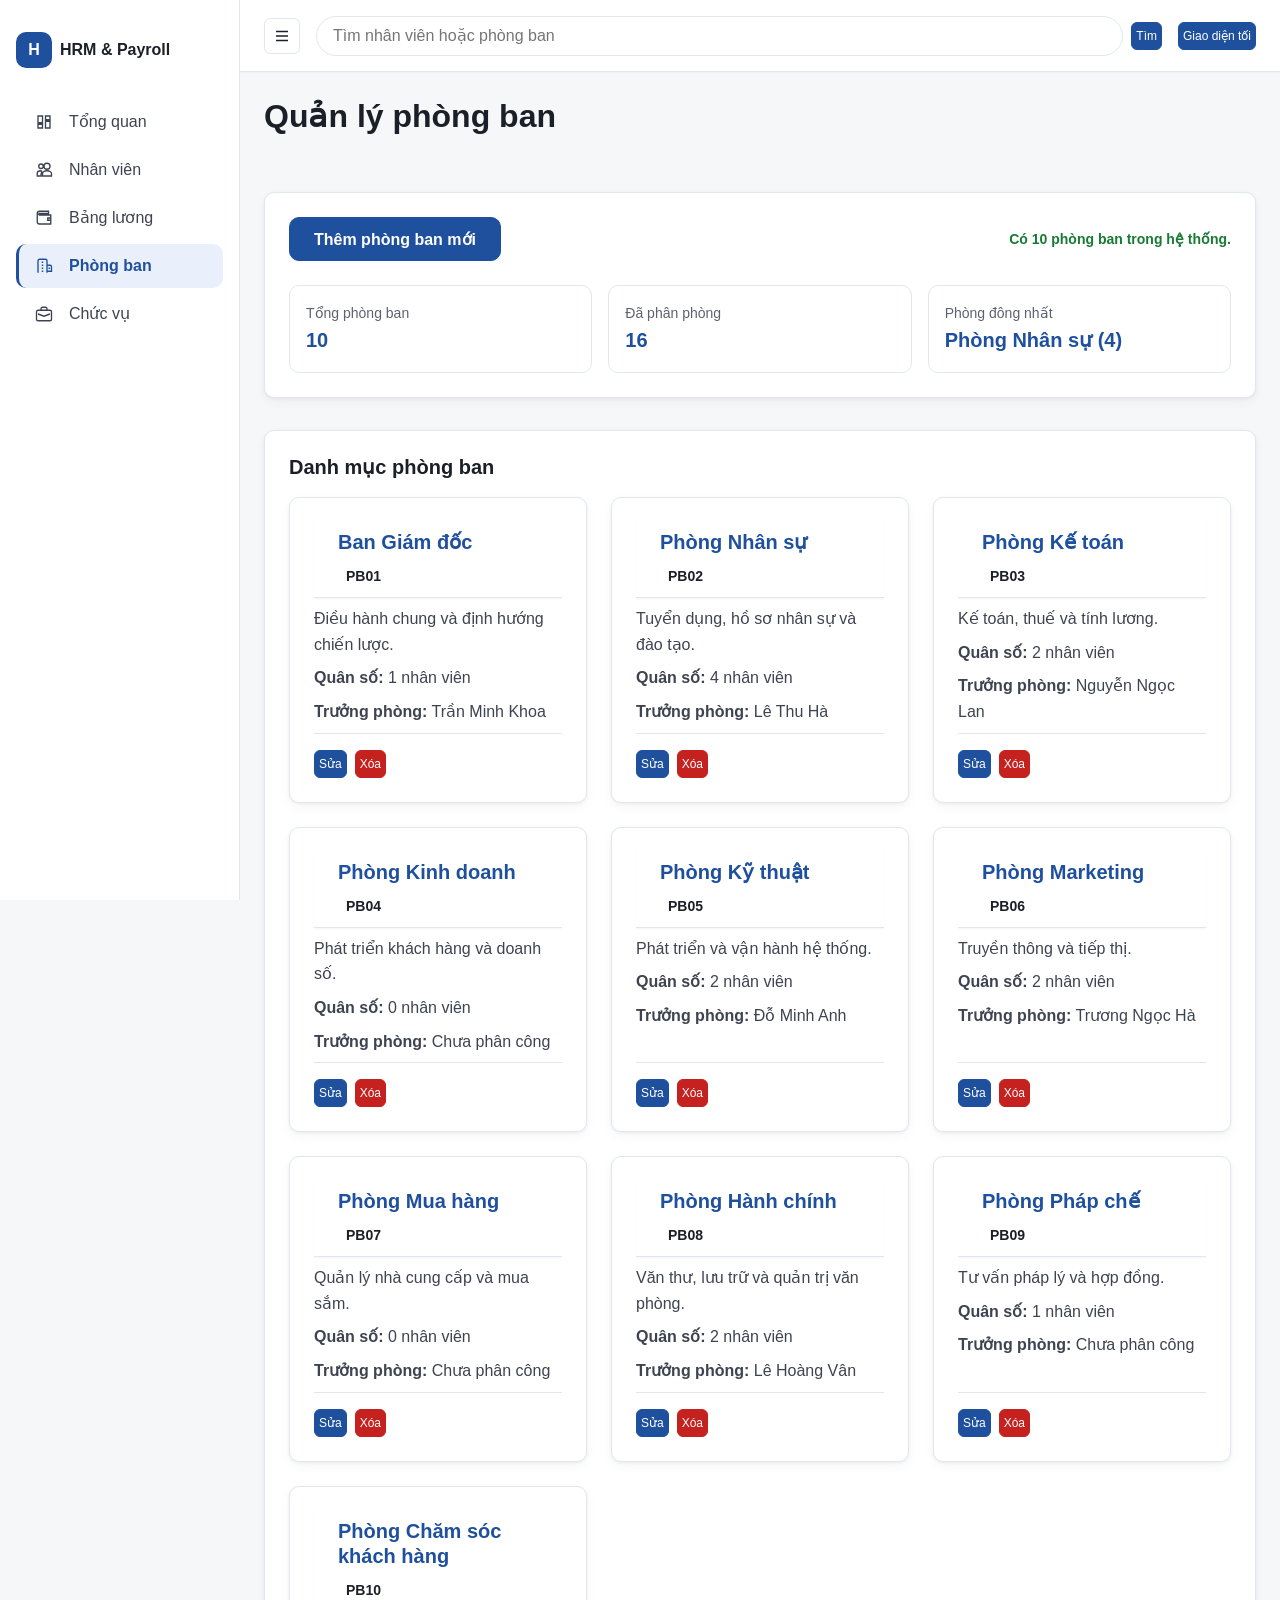
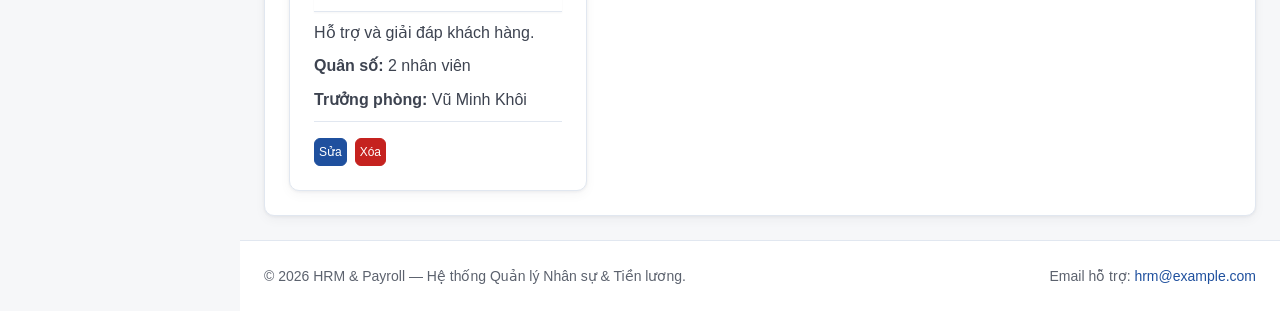
<file: phong-ban.html>
<!DOCTYPE html>
<html lang="vi">
  <head>
    <meta charset="utf-8">
    <meta name="viewport" content="width=device-width, initial-scale=1">
    <title>Phòng ban | HRM &amp; Payroll</title>
    <meta name="description" content="Quản lý danh mục phòng ban, cơ cấu nhân sự và trưởng phòng trong hệ thống HRM &amp; Payroll.">
    <script src="js/theme.js"></script>
    <link rel="stylesheet" href="https://cdnjs.cloudflare.com/ajax/libs/animate.css/4.1.1/animate.min.css">
    <link rel="stylesheet" href="css/styles.css">
    <script src="js/data.js" defer></script>
    <script src="js/kho-du-lieu.js" defer></script>
    <script src="js/logic.js" defer></script>
    <script src="js/features.js" defer></script>
  </head>
  <body>
    <a class="skip-link" href="#noi-dung-chinh">Bỏ qua tới nội dung</a>
    <svg class="icon-sprite" aria-hidden="true" focusable="false">
      <symbol id="icon-dashboard" viewBox="0 0 24 24"><path d="M4 13h6V4H4v9Zm0 7h6v-5H4v5Zm10 0h6V11h-6v9Zm0-16v5h6V4h-6Z"/></symbol>
      <symbol id="icon-users" viewBox="0 0 24 24"><path d="M16 11a4 4 0 1 0-4-4 4 4 0 0 0 4 4ZM8 10a3 3 0 1 0-3-3 3 3 0 0 0 3 3Zm8 3c-3.31 0-6 1.79-6 4v3h12v-3c0-2.21-2.69-4-6-4ZM8 13c-2.76 0-5 1.57-5 3.5V20h5v-2c0-1.18.48-2.25 1.28-3.08A6.4 6.4 0 0 0 8 13Z"/></symbol>
      <symbol id="icon-wallet" viewBox="0 0 24 24"><path d="M3 6a3 3 0 0 1 3-3h12v3H6a1 1 0 0 0 0 2h15v12H6a3 3 0 0 1-3-3V6Zm14 6v3h4v-3h-4Z"/></symbol>
      <symbol id="icon-building" viewBox="0 0 24 24"><path d="M4 21V5a2 2 0 0 1 2-2h8a2 2 0 0 1 2 2v16M9 7h2m-2 4h2m-2 4h2m-2 4h2m5-8h4a2 2 0 0 1 2 2v6h-6m2-4h2"/></symbol>
      <symbol id="icon-briefcase" viewBox="0 0 24 24"><path d="M16 7V5a2 2 0 0 0-2-2h-4a2 2 0 0 0-2 2v2M4 7h16a2 2 0 0 1 2 2v10a2 2 0 0 1-2 2H4a2 2 0 0 1-2-2V9a2 2 0 0 1 2-2Zm0 5 8 3 8-3"/></symbol>
      <symbol id="icon-menu" viewBox="0 0 24 24"><path d="M4 6h16M4 12h16M4 18h16"/></symbol>
      <symbol id="icon-theme" viewBox="0 0 24 24"><path d="M12 3v2m0 14v2M5.64 5.64l1.41 1.41m9.9 9.9 1.41 1.41M3 12h2m14 0h2M5.64 18.36l1.41-1.41m9.9-9.9 1.41-1.41M12 7a5 5 0 1 0 0 10 5 5 0 0 0 0-10Z"/></symbol>
    </svg>

    <!-- Khối đầu trang: nhận diện hệ thống và thao tác dùng chung. -->
    <header>
      <button class="nut nut-nho nut-vien nut-thu-gon-sidebar" id="nut-thu-gon-sidebar" type="button" aria-label="Thu gọn hoặc mở rộng thanh điều hướng" aria-expanded="true">
        <svg class="icon" aria-hidden="true"><use href="#icon-menu"></use></svg>
        <span class="sr-only">Thu gọn thanh điều hướng</span>
      </button>
      <form role="search" action="#" method="get">
        <label class="sr-only" for="global-search">Tìm kiếm nhanh</label>
        <input id="global-search" name="q" type="search" placeholder="Tìm nhân viên hoặc phòng ban">
        <button class="nut nut-nho" type="submit">Tìm</button>
      </form>
      <button class="nut nut-nho" id="nut-doi-giao-dien" type="button" aria-pressed="false" aria-label="Chuyển sang giao diện tối">Giao diện tối</button>
    </header>

    <!-- Điều hướng chính -->
    <nav aria-label="Điều hướng chính">
      <span class="nav-brand"><span class="logo-mark" aria-hidden="true">H</span><span>HRM &amp; Payroll</span></span>
      <ul>
        <li><a href="index.html" title="Tổng quan"><svg class="icon" aria-hidden="true"><use href="#icon-dashboard"></use></svg><span class="nav-text">Tổng quan</span></a></li>
        <li><a href="nhan-vien.html" title="Nhân viên"><svg class="icon" aria-hidden="true"><use href="#icon-users"></use></svg><span class="nav-text">Nhân viên</span></a></li>
        <li><a href="bang-luong.html" title="Bảng lương"><svg class="icon" aria-hidden="true"><use href="#icon-wallet"></use></svg><span class="nav-text">Bảng lương</span></a></li>
        <li><a href="phong-ban.html" aria-current="page" title="Phòng ban"><svg class="icon" aria-hidden="true"><use href="#icon-building"></use></svg><span class="nav-text">Phòng ban</span></a></li>
        <li><a href="chuc-vu.html" title="Chức vụ"><svg class="icon" aria-hidden="true"><use href="#icon-briefcase"></use></svg><span class="nav-text">Chức vụ</span></a></li>
      </ul>
    </nav>

    <!-- Nội dung chính -->
    <main id="noi-dung-chinh" class="trang-phong-ban">
      <h1 class="tieu-de animate__animated animate__fadeInDown">Quản lý phòng ban</h1>

      <!-- Thanh công cụ & Thống kê -->
      <section class="the" aria-labelledby="phong-ban-toolbar-heading">
        <h2 id="phong-ban-toolbar-heading" class="sr-only">Công cụ quản lý phòng ban</h2>
        <div class="thanh-cong-cu">
          <div>
            <button class="nut" id="nut-them-phong-ban" type="button">Thêm phòng ban mới</button>
          </div>
          <p id="phong-ban-thong-bao" aria-live="polite">Đang tải dữ liệu phòng ban...</p>
        </div>
        <dl class="thong-ke">
          <div>
            <dt>Tổng phòng ban</dt>
            <dd id="thong-ke-tong-pb">0</dd>
          </div>
          <div>
            <dt>Đã phân phòng</dt>
            <dd id="thong-ke-tong-nv-pb">0</dd>
          </div>
          <div>
            <dt>Phòng đông nhất</dt>
            <dd id="thong-ke-pb-lon-nhat">—</dd>
          </div>
        </dl>
      </section>

      <!-- Danh sách phòng ban dạng thẻ -->
      <section class="the" aria-labelledby="phong-ban-heading">
        <h2 id="phong-ban-heading">Danh mục phòng ban</h2>
        <div id="danh-sach-phong-ban" class="luoi-quan-ly"></div>
      </section>
    </main>

    <!-- Dialog thêm hoặc sửa phòng ban -->
    <dialog id="dialog-phong-ban" aria-labelledby="tieu-de-dialog-pb">
      <form id="form-phong-ban" method="dialog">
        <h2 id="tieu-de-dialog-pb">Thêm phòng ban mới</h2>
        <div>
          <label for="pb-ma">Mã phòng ban</label>
          <input id="pb-ma" name="MaPB" type="text" readonly>
        </div>
        <div>
          <label for="pb-ten">Tên phòng ban</label>
          <input id="pb-ten" name="TenPB" type="text" required placeholder="Nhập tên phòng ban">
        </div>
        <div>
          <label for="pb-mo-ta">Mô tả</label>
          <textarea id="pb-mo-ta" name="MoTa" rows="3" placeholder="Mô tả chức năng nhiệm vụ"></textarea>
        </div>
        <div>
          <label for="pb-truong-phong">Trưởng phòng</label>
          <select id="pb-truong-phong" name="MaTruongPhong">
            <option value="">Chưa phân công</option>
          </select>
        </div>
        <p class="thong-bao-loi" id="loi-dialog-pb" aria-live="polite"></p>
        <div class="dialog-actions">
          <button class="nut" id="nut-luu-pb" type="submit">Lưu phòng ban</button>
          <button class="nut nut-vien" id="nut-dong-dialog-pb" type="button">Hủy</button>
        </div>
      </form>
    </dialog>

    <!-- Dialog xác nhận xóa phòng ban -->
    <dialog id="dialog-xoa-phong-ban" aria-labelledby="tieu-de-dialog-xoa-pb">
      <form id="form-xoa-phong-ban" method="dialog">
        <h2 id="tieu-de-dialog-xoa-pb">Xác nhận xóa phòng ban</h2>
        <p id="mo-ta-xoa-pb">Bạn có chắc chắn muốn xóa phòng ban này?</p>
        <p class="thong-bao-loi" id="loi-dialog-xoa-pb" aria-live="polite"></p>
        <div class="dialog-actions">
          <button class="nut nut-nguy-hiem" id="nut-xac-nhan-xoa-pb" type="submit">Xóa</button>
          <button class="nut nut-vien" id="nut-dong-dialog-xoa-pb" type="button">Hủy</button>
        </div>
      </form>
    </dialog>

    <!-- Chân trang -->
    <footer>
      <p>© 2026 HRM &amp; Payroll — Hệ thống Quản lý Nhân sự &amp; Tiền lương.</p>
      <address>Email hỗ trợ: <a href="mailto:hrm@example.com">hrm@example.com</a></address>
    </footer>
  </body>
</html>
</file>
<file: css/styles.css>
/* ==========================================================================
   HRM & Payroll — Design System & Stylesheet
   Kiến trúc: ITCSS (Settings -> Reset/Base -> Layout -> Components -> Responsive -> A11y)
   Chuẩn: CSS3 thuần, Mobile-First, Calm Enterprise Theme (Light & Dark)
   ========================================================================== */

/* ==========================================================================
   1. SETTINGS & DESIGN TOKENS
   ========================================================================== */
:root {
  /* Màu thương hiệu */
  --mau-chinh: #1F509E;
  --mau-chinh-dam: #163C77;
  --mau-chinh-nhat: #EAF0FB;
  --mau-phu: #E6A811;
  --mau-tren-chinh: #FFFFFF;

  /* Màu trạng thái nghiệp vụ */
  --mau-thanh-cong: #187A33;
  --mau-thanh-cong-nhat: #E6F4EA;
  --mau-canh-bao: #9A5B00;
  --mau-canh-bao-nhat: #FFF3D6;
  --mau-loi: #C5221F;
  --mau-loi-nhat: #FDECEA;

  /* Màu chữ phân cấp */
  --chu-1: #1B1F27;
  --chu-2: #3D4350;
  --chu-3: #5C626E;

  /* Màu nền và đường viền */
  --mau-nen: #F6F7F9;
  --mau-the: #FFFFFF;
  --mau-vien: #E1E7F0;

  /* Thang khoảng cách chuẩn (4px grid) */
  --cach-1: 4px;
  --cach-2: 8px;
  --cach-3: 16px;
  --cach-4: 24px;
  --cach-5: 32px;
  --cach-6: 48px;

  /* Kiểu chữ và nhịp dòng */
  --font: -apple-system, BlinkMacSystemFont, "Segoe UI", Roboto, Helvetica, Arial, sans-serif;
  --co-nho: 0.875rem;
  --co-thuong: 1rem;
  --co-to: 1.25rem;
  --co-tieu-de: clamp(1.5rem, 1.2rem + 1.5vw, 2rem);
  --dong-cao: 1.6;

  /* Hình khối và độ bóng (Calm Enterprise) */
  --bo-goc-nho: 6px;
  --bo-goc: 10px;
  --bo-goc-lon: 14px;
  --bo-goc-tron: 999px;
  --bong: 0 1px 3px rgb(27 31 39 / 6%), 0 4px 12px rgb(27 31 39 / 4%);
  --bong-noi: 0 6px 18px rgb(27 31 39 / 10%), 0 2px 6px rgb(27 31 39 / 6%);

  /* Thời lượng chuyển động */
  --tg-nhanh: 0.2s;
  --tg-vua: 0.3s;
  --duong-cong: cubic-bezier(0.22, 0.61, 0.36, 1);
  --animate-duration: 0.5s;
  --animate-delay: 0.12s;

  /* Kích thước khung bố cục */
  --rong-noi-dung: 78rem;
  --chieu-cao-header: 4.5rem;
  --chieu-cao-nav: 4rem;
  --rong-nav: 13.5rem;

  color-scheme: light dark;
}

/* Tokens chế độ tối: đồng bộ giữa tùy chọn hệ điều hành và gán thuộc tính data-theme */
@media (prefers-color-scheme: dark) {
  :root:not([data-theme="light"]) {
    --mau-nen: #14171C;
    --mau-the: #1E232B;
    --mau-vien: #2E3540;
    --chu-1: #E8EBF0;
    --chu-2: #C3C9D4;
    --chu-3: #A4ACBA;
    --mau-chinh: #7FA8EF;
    --mau-chinh-dam: #A9C4F5;
    --mau-chinh-nhat: #22303F;
    --mau-phu: #F0BD4A;
    --mau-tren-chinh: #0F1520;
    --mau-thanh-cong: #6FCF8B;
    --mau-thanh-cong-nhat: #1B3A28;
    --mau-canh-bao: #F0BD4A;
    --mau-canh-bao-nhat: #3D3010;
    --mau-loi: #FF8A80;
    --mau-loi-nhat: #44201F;
    --bong: 0 2px 6px rgb(0 0 0 / 28%), 0 8px 20px rgb(0 0 0 / 22%);
    --bong-noi: 0 10px 24px rgb(0 0 0 / 36%);
    color-scheme: dark;
  }
}

:root[data-theme="dark"] {
  --mau-nen: #14171C;
  --mau-the: #1E232B;
  --mau-vien: #2E3540;
  --chu-1: #E8EBF0;
  --chu-2: #C3C9D4;
  --chu-3: #A4ACBA;
  --mau-chinh: #7FA8EF;
  --mau-chinh-dam: #A9C4F5;
  --mau-chinh-nhat: #22303F;
  --mau-phu: #F0BD4A;
  --mau-tren-chinh: #0F1520;
  --mau-thanh-cong: #6FCF8B;
  --mau-thanh-cong-nhat: #1B3A28;
  --mau-canh-bao: #F0BD4A;
  --mau-canh-bao-nhat: #3D3010;
  --mau-loi: #FF8A80;
  --mau-loi-nhat: #44201F;
  --bong: 0 2px 6px rgb(0 0 0 / 28%), 0 8px 20px rgb(0 0 0 / 22%);
  --bong-noi: 0 10px 24px rgb(0 0 0 / 36%);
  color-scheme: dark;
}

/* ==========================================================================
   2. RESET & BASE
   ========================================================================== */
*,
*::before,
*::after {
  box-sizing: border-box;
}

html {
  font-family: var(--font);
  font-size: 100%;
  line-height: var(--dong-cao);
  scroll-behavior: smooth;
  -webkit-text-size-adjust: 100%;
}

body {
  display: grid;
  grid-template-areas:
    "header"
    "main"
    "footer";
  grid-template-columns: minmax(0, 1fr);
  min-height: 100vh;
  margin: 0;
  overflow-x: hidden;
  padding-bottom: calc(var(--chieu-cao-nav) + env(safe-area-inset-bottom));
  background-color: var(--mau-nen);
  color: var(--chu-1);
  font-family: var(--font);
  font-size: var(--co-thuong);
  line-height: var(--dong-cao);
}

body > *,
main > *,
.khu-kpi > *,
.khu-bieu-mau > *,
.khu-bieu-mau form > *,
.khu-bieu-mau fieldset > *,
.khu-cong-cu > form > *,
.khu-chon-thang > form > *,
.khu-bang > *,
tbody > *,
tfoot > * {
  min-width: 0;
}

h1,
h2,
h3,
h4 {
  margin-top: 0;
  color: var(--chu-1);
  font-weight: 700;
  line-height: 1.25;
}

h1 { font-size: var(--co-tieu-de); }
h2 { font-size: var(--co-to); }
h3 { font-size: var(--co-thuong); }

p {
  margin: 0 0 var(--cach-3) 0;
  color: var(--chu-2);
}

p:last-child {
  margin-bottom: 0;
}

a {
  color: var(--mau-chinh);
  text-decoration: none;
  transition: color var(--tg-nhanh) var(--duong-cong);
}

a:hover {
  color: var(--mau-chinh-dam);
  text-decoration: underline;
  text-underline-offset: 0.2em;
}

img {
  max-width: 100%;
  height: auto;
  display: block;
}

hr {
  border: 0;
  border-top: 1px solid var(--mau-vien);
  margin: var(--cach-4) 0;
}

:focus-visible {
  outline: 3px solid var(--mau-chinh);
  outline-offset: 2px;
}

/* ==========================================================================
   3. APP SHELL LAYOUT (Header, Nav, Footer, Skip-link)
   ========================================================================== */

/* Skip Link hỗ trợ bàn phím (A11y) */
.skip-link {
  position: fixed;
  z-index: 100;
  top: var(--cach-2);
  left: var(--cach-2);
  padding: var(--cach-2) var(--cach-4);
  border-radius: var(--bo-goc);
  background: var(--mau-chinh);
  color: var(--mau-tren-chinh);
  font-weight: 700;
  transform: translateY(-180%);
  transition: transform var(--tg-nhanh) var(--duong-cong);
}

.skip-link:focus {
  transform: translateY(0);
}

.icon-sprite {
  position: absolute;
  width: 0;
  height: 0;
  overflow: hidden;
}

.icon {
  width: 1.125rem;
  height: 1.125rem;
  flex: 0 0 1.125rem;
  fill: none;
  stroke: currentColor;
  stroke-width: 1.8;
  vertical-align: middle;
}

/* Khối đầu trang (Header / Topbar) */
header {
  position: sticky;
  z-index: 10;
  top: 0;
  display: flex;
  grid-area: header;
  flex-wrap: wrap;
  align-items: center;
  gap: var(--cach-2) var(--cach-3);
  min-height: var(--chieu-cao-header);
  padding: var(--cach-2) var(--cach-4);
  border-bottom: 1px solid var(--mau-vien);
  background-color: var(--mau-the);
  box-shadow: 0 1px 2px rgb(27 31 39 / 4%);
}

.nut-thu-gon-sidebar {
  flex: 0 0 auto;
  display: inline-flex;
  align-items: center;
  justify-content: center;
  width: 2.25rem;
  height: 2.25rem;
  min-height: 2.25rem;
  padding: 0;
  border-radius: var(--bo-goc);
  color: var(--chu-1);
}

.logo {
  display: inline-flex;
  align-items: center;
  gap: var(--cach-2);
  color: var(--chu-1);
  font-weight: 800;
  text-decoration: none;
  font-size: var(--co-thuong);
}

.logo-mark {
  display: inline-grid;
  width: 2.25rem;
  height: 2.25rem;
  place-items: center;
  border-radius: var(--bo-goc);
  background: var(--mau-chinh);
  color: var(--mau-tren-chinh);
  font-weight: 800;
}

header > form {
  display: flex;
  flex: 1 1 14rem;
  align-items: center;
  gap: var(--cach-2);
  min-width: 0;
}

header > form input[type="search"] {
  flex: 1 1 10rem;
  min-width: 0;
  min-height: 2.5rem;
  border-radius: var(--bo-goc-tron);
  padding: var(--cach-1) var(--cach-3);
}

#nut-doi-giao-dien {
  flex: 0 0 auto;
  white-space: nowrap;
}

/* Điều hướng chính (Navigation) */
nav {
  position: fixed;
  z-index: 20;
  right: 0;
  bottom: 0;
  left: 0;
  height: calc(var(--chieu-cao-nav) + env(safe-area-inset-bottom));
  padding-bottom: env(safe-area-inset-bottom);
  border-top: 1px solid var(--mau-vien);
  background-color: var(--mau-the);
  box-shadow: 0 -2px 8px rgb(27 31 39 / 6%);
}

.nav-brand {
  display: none;
}

nav ul {
  display: flex;
  height: 100%;
  margin: 0;
  padding: 0;
  list-style: none;
}

nav li {
  display: flex;
  flex: 1 1 0;
  min-width: 0;
}

nav a {
  display: flex;
  flex: 1 1 auto;
  flex-direction: column;
  align-items: center;
  justify-content: center;
  gap: var(--cach-1);
  min-width: 0;
  padding: var(--cach-1);
  color: var(--chu-2);
  font-size: var(--co-nho);
  text-align: center;
  text-decoration: none;
  transition: background-color var(--tg-nhanh) var(--duong-cong), color var(--tg-nhanh) var(--duong-cong);
}

nav a[aria-current="page"] {
  border-top: 3px solid var(--mau-chinh);
  background-color: var(--mau-chinh-nhat);
  color: var(--mau-chinh);
  font-weight: 700;
}

/* Vùng nội dung chính (Main) */
main {
  grid-area: main;
  width: 100%;
  min-width: 0;
  padding: var(--cach-4) var(--cach-3);
}

h1.tieu-de {
  margin-bottom: var(--cach-4);
}

/* Chân trang (Footer) */
footer {
  display: flex;
  grid-area: footer;
  flex-wrap: wrap;
  align-items: center;
  justify-content: space-between;
  gap: var(--cach-2) var(--cach-4);
  padding: var(--cach-4);
  border-top: 1px solid var(--mau-vien);
  background-color: var(--mau-the);
  color: var(--chu-3);
  font-size: var(--co-nho);
}

footer p {
  margin: 0;
  color: var(--chu-3);
}

footer address {
  color: var(--chu-3);
  font-style: normal;
}

/* ==========================================================================
   4. COMPONENTS
   ========================================================================== */

/* --- Cards (.the) --- */
.the {
  padding: var(--cach-4);
  border: 1px solid var(--mau-vien);
  border-radius: var(--bo-goc);
  background-color: var(--mau-the);
  box-shadow: var(--bong);
  transition: border-color var(--tg-nhanh) var(--duong-cong);
}

.the-tuong-tac {
  transition: transform var(--tg-vua) var(--duong-cong), box-shadow var(--tg-vua) var(--duong-cong), border-color var(--tg-vua) var(--duong-cong);
}

.the-tuong-tac:hover {
  transform: translateY(-2px);
  box-shadow: var(--bong-noi);
  border-color: var(--mau-chinh-nhat);
}

/* KPI Cards */
.khu-kpi {
  display: grid;
  grid-template-columns: repeat(auto-fit, minmax(10rem, 1fr));
  gap: var(--cach-3);
}

.khu-kpi > h2 {
  grid-column: 1 / -1;
  margin-bottom: 0;
  color: var(--chu-2);
  font-size: var(--co-to);
}

.khu-kpi .the {
  display: flex;
  flex-direction: column;
  gap: var(--cach-1);
}

.so-kpi {
  margin: 0;
  color: var(--mau-chinh);
  font-size: clamp(1.125rem, 0.9rem + 0.6vw, 1.625rem);
  font-weight: 800;
  font-variant-numeric: tabular-nums;
  line-height: 1.2;
  white-space: nowrap;
}

.nhan-kpi {
  margin: 0;
  color: var(--chu-3);
  font-size: var(--co-nho);
  line-height: 1.4;
}

/* --- Buttons (.nut) --- */
.nut {
  display: inline-flex;
  align-items: center;
  justify-content: center;
  gap: var(--cach-2);
  min-height: 2.75rem;
  padding: var(--cach-2) var(--cach-4);
  border: 1px solid var(--mau-chinh);
  border-radius: var(--bo-goc);
  background-color: var(--mau-chinh);
  color: var(--mau-tren-chinh);
  cursor: pointer;
  font-family: inherit;
  font-size: var(--co-thuong);
  font-weight: 600;
  text-decoration: none;
  white-space: nowrap;
  transition: transform var(--tg-nhanh) var(--duong-cong),
              box-shadow var(--tg-nhanh) var(--duong-cong),
              background-color var(--tg-nhanh) var(--duong-cong),
              border-color var(--tg-nhanh) var(--duong-cong);
}

.nut:not([disabled]):hover {
  transform: translateY(-1px);
  box-shadow: var(--bong);
  background-color: var(--mau-chinh-dam);
  border-color: var(--mau-chinh-dam);
  color: var(--mau-tren-chinh);
  text-decoration: none;
}

.nut:not([disabled]):active {
  transform: scale(0.98);
}

.nut:focus-visible {
  outline: 3px solid var(--mau-chinh);
  outline-offset: 2px;
  box-shadow: 0 0 0 4px var(--mau-chinh-nhat);
}

.nut[disabled] {
  cursor: not-allowed;
  opacity: 0.55;
  box-shadow: none;
  transform: none;
}

.nut-vien {
  border-color: var(--mau-vien);
  background-color: transparent;
  color: var(--chu-1);
}

.nut-vien:not([disabled]):hover {
  background-color: var(--mau-chinh-nhat);
  border-color: var(--mau-chinh);
  color: var(--mau-chinh);
}

.nut-nguy-hiem {
  border-color: var(--mau-loi);
  background-color: var(--mau-loi);
  color: var(--mau-tren-chinh);
}

.nut-nguy-hiem:not([disabled]):hover {
  border-color: var(--mau-loi);
  background-color: #a81917;
  color: var(--mau-tren-chinh);
}

.nut-nho {
  min-height: 1.75rem;
  padding: 2px var(--cach-1);
  font-size: 0.75rem;
  font-weight: 500;
  border-radius: var(--bo-goc-nho);
}

.nhom-nut-thao-tac {
  display: inline-flex;
  align-items: center;
  gap: 3px;
  white-space: nowrap;
}

.nhom-nut-thao-tac .nut-nho {
  min-height: 1.625rem;
  padding: 1px 5px;
  font-size: 0.75rem;
  font-weight: 600;
  border-radius: var(--bo-goc-nho);
}

/* --- Badges (.nhan) --- */
.nhan {
  display: inline-flex;
  align-items: center;
  gap: var(--cach-1);
  width: fit-content;
  white-space: nowrap;
  padding: var(--cach-1) var(--cach-2);
  border-radius: var(--bo-goc-tron);
  font-size: var(--co-nho);
  font-weight: 700;
  line-height: 1.3;
}

.nhan-dang-lam {
  background-color: var(--mau-thanh-cong-nhat);
  color: var(--mau-thanh-cong);
}

.nhan-da-nghi {
  background-color: var(--mau-loi-nhat);
  color: var(--mau-loi);
}

[data-het-han="true"] {
  border-left: 4px solid var(--mau-canh-bao);
  background-color: var(--mau-canh-bao-nhat);
  color: var(--mau-canh-bao);
}

/* --- Form Controls --- */
form,
fieldset,
button,
input,
select,
textarea {
  font-family: inherit;
  font-size: max(var(--co-thuong), 16px);
}

label {
  display: block;
  color: var(--chu-2);
  font-weight: 600;
  font-size: var(--co-nho);
  margin-bottom: var(--cach-1);
}

fieldset {
  margin: 0;
  padding: var(--cach-3);
  border: 1px solid var(--mau-vien);
  border-radius: var(--bo-goc);
  background-color: var(--mau-the);
}

legend {
  padding: 0 var(--cach-2);
  color: var(--chu-1);
  font-size: var(--co-thuong);
  font-weight: 700;
}

input,
select,
textarea {
  width: 100%;
  max-width: 100%;
  min-height: 2.75rem;
  padding: var(--cach-2) var(--cach-3);
  border: 1px solid var(--mau-vien);
  border-radius: var(--bo-goc);
  background-color: var(--mau-the);
  color: var(--chu-1);
  line-height: var(--dong-cao);
  transition: border-color var(--tg-nhanh) var(--duong-cong), box-shadow var(--tg-nhanh) var(--duong-cong);
}

input:focus-visible,
select:focus-visible,
textarea:focus-visible {
  border-color: var(--mau-chinh);
  outline: 3px solid var(--mau-chinh-nhat);
  outline-offset: 2px;
}

input[type="radio"],
input[type="checkbox"] {
  width: 1.25rem;
  min-width: 1.25rem;
  height: 1.25rem;
  min-height: 1.25rem;
  accent-color: var(--mau-chinh);
}

input[aria-invalid="true"],
select[aria-invalid="true"] {
  border-color: var(--mau-loi);
  box-shadow: 0 0 0 3px var(--mau-loi-nhat);
}

.thong-bao-loi {
  display: block;
  min-height: 1.3em;
  margin-top: var(--cach-1);
  color: var(--mau-loi);
  font-size: var(--co-nho);
}

#thong-bao-form,
#salary-result,
#phong-ban-thong-bao,
#chuc-vu-thong-bao {
  min-height: 1.4em;
  margin: 0;
  color: var(--mau-thanh-cong);
  font-size: var(--co-nho);
  font-weight: 600;
}

.hang-moi {
  outline: 3px solid var(--mau-thanh-cong-nhat);
  outline-offset: -3px;
}

/* --- Tables & Mobile Card-ization --- */
.bang-cuon {
  max-width: 100%;
  overflow-x: hidden;
  border: 1px solid var(--mau-vien);
  border-radius: var(--bo-goc);
  background: var(--mau-the);
  box-shadow: var(--bong);
}

table {
  display: block;
  width: 100%;
  max-width: 100%;
  border-collapse: collapse;
  background-color: var(--mau-the);
  color: var(--chu-1);
}

caption {
  padding: var(--cach-3);
  color: var(--chu-1);
  font-size: var(--co-to);
  font-weight: 700;
  text-align: left;
}

thead {
  position: absolute;
  width: 1px;
  height: 1px;
  padding: 0;
  overflow: hidden;
  clip: rect(0, 0, 0, 0);
  white-space: nowrap;
  border: 0;
}

tbody,
tfoot {
  display: grid;
  gap: var(--cach-3);
  padding: var(--cach-2);
}

tr {
  display: block;
  min-width: 0;
}

tbody tr,
tfoot tr {
  overflow: hidden;
  border: 1px solid var(--mau-vien);
  border-radius: var(--bo-goc);
  background-color: var(--mau-the);
  box-shadow: var(--bong);
  transition: background-color var(--tg-nhanh) var(--duong-cong);
}

tbody tr:hover {
  background-color: var(--mau-chinh-nhat);
}

th,
td {
  border: 1px solid var(--mau-vien);
  border-right: 0;
  border-left: 0;
  padding: var(--cach-2) var(--cach-3);
  text-align: left;
}

td {
  display: flex;
  align-items: center;
  justify-content: space-between;
  gap: var(--cach-3);
  min-width: 0;
  color: var(--chu-2);
}

td::before {
  flex: 0 1 45%;
  color: var(--chu-3);
  content: attr(data-cot);
  font-weight: 700;
  font-size: var(--co-nho);
}

.so-tien {
  font-variant-numeric: tabular-nums;
  text-align: right;
}

.khong-co-du-lieu {
  display: table-cell;
  color: var(--chu-2);
  text-align: center;
  padding: var(--cach-5);
}

#tong-bang-luong {
  display: flex;
  align-items: center;
  justify-content: space-between;
  gap: var(--cach-3);
  font-weight: 700;
  white-space: nowrap;
  border-top: 2px solid var(--mau-chinh);
}

#tong-bang-luong th,
#tong-bang-luong td {
  display: inline-flex;
  border: 0;
  padding: var(--cach-2) var(--cach-3);
}

#tong-bang-luong td::before {
  display: none;
}

/* Avatar */
.avatar {
  display: inline-flex;
  align-items: center;
  justify-content: center;
  width: 2.75rem;
  height: 2.75rem;
  overflow: hidden;
  border-radius: var(--bo-goc-tron);
  background-color: var(--mau-chinh-nhat);
  color: var(--mau-chinh);
  font-weight: 700;
  font-size: var(--co-nho);
}

.anh-dai-dien {
  width: 2.75rem;
  height: 2.75rem;
  object-fit: cover;
}

.avatar-chu {
  display: inline-flex;
  align-items: center;
  justify-content: center;
}

.ten-nhan-vien {
  display: flex;
  flex-direction: column;
  gap: 2px;
}

.ten-nhan-vien strong {
  color: var(--chu-1);
}

.ten-nhan-vien small {
  color: var(--chu-3);
  font-size: var(--co-nho);
}

/* Biểu đồ thanh ngang */
.bieu-do-cot figcaption {
  margin-bottom: var(--cach-3);
  color: var(--chu-3);
  font-size: var(--co-nho);
  text-align: left;
}

.bieu-do-cot ul {
  display: grid;
  gap: 10px;
  margin: 0;
  padding: 0;
  list-style: none;
}

.bieu-do-cot li {
  display: grid;
  grid-template-columns: minmax(6.5rem, 1fr) minmax(4rem, 2fr) auto;
  align-items: center;
  gap: var(--cach-2);
  min-width: 0;
  min-height: 1.75rem;
}

.bieu-do-cot .thanh {
  display: block;
  width: 100%;
  min-width: 0;
  height: 0.75rem;
  overflow: hidden;
  border-radius: var(--bo-goc-tron);
  background: linear-gradient(to right, var(--mau-chinh) var(--ty-le, 0%), var(--mau-chinh-nhat) var(--ty-le, 0%));
  transform-origin: left;
  animation: moc-thanh 0.6s var(--duong-cong) both;
}

.bieu-do-cot strong {
  color: var(--chu-1);
  font-variant-numeric: tabular-nums;
  text-align: right;
  font-size: var(--co-nho);
}

@keyframes moc-thanh {
  from { transform: scaleX(0); }
  to { transform: scaleX(1); }
}

/* Danh sách hợp đồng hết hạn */
.ds-hop-dong {
  display: grid;
  gap: var(--cach-2);
  margin: 0;
  padding: 0;
  list-style: none;
}

.ds-hop-dong li {
  display: flex;
  align-items: center;
  justify-content: space-between;
  gap: var(--cach-2);
  min-width: 0;
  padding: var(--cach-2) var(--cach-3);
  border-radius: var(--bo-goc-nho);
  border-bottom: 1px solid var(--mau-vien);
}

.hop-dong-info {
  display: flex;
  flex-direction: column;
  gap: 2px;
  min-width: 0;
}

.hop-dong-info strong {
  color: var(--chu-1);
  font-size: var(--co-nho);
  white-space: nowrap;
  overflow: hidden;
  text-overflow: ellipsis;
}

.hop-dong-info small {
  color: var(--chu-3);
  font-size: 0.75rem;
  white-space: nowrap;
}

.ds-hop-dong time {
  flex: 0 0 auto;
  color: var(--chu-2);
  font-variant-numeric: tabular-nums;
  font-size: var(--co-nho);
  font-weight: 600;
  white-space: nowrap;
}

/* Hồ sơ nhanh & Phiếu lương */
.ho-so-nhanh .the,
.phieu-luong .the {
  display: flex;
  flex-direction: column;
  gap: var(--cach-3);
}

.ho-so-nhanh figure {
  margin: 0;
  text-align: center;
}

.ho-so-nhanh img {
  width: 8rem;
  height: 8rem;
  margin: 0 auto;
  border-radius: var(--bo-goc-tron);
  object-fit: cover;
  border: 3px solid var(--mau-chinh-nhat);
}

.ho-so-nhanh figcaption {
  margin-top: var(--cach-1);
  color: var(--chu-3);
  font-size: var(--co-nho);
}

.ho-so-nhanh dl,
.phieu-luong dl {
  display: grid;
  grid-template-columns: minmax(0, 1fr) minmax(0, 1fr);
  gap: var(--cach-2) var(--cach-3);
  margin: 0;
}

.ho-so-nhanh dt,
.phieu-luong dt {
  color: var(--chu-3);
  font-size: var(--co-nho);
}

.ho-so-nhanh dd,
.phieu-luong dd {
  margin: 0;
  color: var(--chu-1);
  font-weight: 700;
  font-size: var(--co-nho);
}

.phieu-luong dd:last-child {
  grid-column: 1 / -1;
  padding-top: var(--cach-3);
  border-top: 2px solid var(--mau-vien);
  color: var(--mau-chinh);
  font-size: var(--co-to);
}

.ho-so-nhanh,
.phieu-luong {
  overflow-x: clip;
}

/* Spinner trạng thái tải */
.trang-thai-tai[hidden] {
  display: none;
}

.trang-thai-tai {
  display: flex;
  align-items: center;
  gap: var(--cach-2);
  color: var(--chu-2);
}

.vong-quay {
  display: inline-block;
  width: var(--cach-5);
  height: var(--cach-5);
  border: 3px solid var(--mau-vien);
  border-top-color: var(--mau-chinh);
  border-radius: var(--bo-goc-tron);
  animation: quay 0.8s linear infinite;
}

@keyframes quay {
  to { transform: rotate(360deg); }
}

/* Dialog / Modal (Sprint 6A & Redesign) */
dialog {
  width: min(38rem, calc(100% - var(--cach-4)));
  max-height: calc(100vh - var(--cach-6));
  overflow-y: auto;
  padding: var(--cach-5);
  border: 1px solid var(--mau-vien);
  border-radius: var(--bo-goc-lon);
  background: var(--mau-the);
  color: var(--chu-1);
  box-shadow: var(--bong-noi);
}

dialog.hop-thoai-lon {
  width: min(56rem, calc(100% - var(--cach-4)));
  max-height: 92vh;
  padding: var(--cach-3) var(--cach-4);
}

/* Dialog Xem hồ sơ chi tiết */
.ho-so-modal-body {
  display: flex;
  flex-direction: column;
  gap: var(--cach-3);
}

.ho-so-modal-body h2 {
  margin: 0;
  color: var(--chu-1);
  font-size: var(--co-to);
}

.ho-so-modal-body h3 {
  margin: 0;
  color: var(--mau-chinh);
  font-size: var(--co-to);
}

.ho-so-modal-body dl {
  display: grid;
  grid-template-columns: repeat(2, minmax(0, 1fr));
  gap: var(--cach-2) var(--cach-4);
  margin: 0;
  padding: var(--cach-3);
  background-color: var(--mau-nen);
  border-radius: var(--bo-goc);
}

.ho-so-modal-body dt {
  color: var(--chu-3);
  font-size: var(--co-nho);
}

.ho-so-modal-body dd {
  margin: 0 0 var(--cach-1) 0;
  color: var(--chu-1);
  font-weight: 600;
  font-size: var(--co-thuong);
}

#dialog-them-nhan-vien #employee-form > h2 {
  margin-top: 0;
  margin-bottom: var(--cach-2);
  font-size: var(--co-to);
}

#dialog-them-nhan-vien #employee-form form {
  display: grid;
  grid-template-columns: minmax(0, 1fr);
  gap: var(--cach-2);
}

#dialog-them-nhan-vien fieldset {
  display: grid;
  grid-template-columns: minmax(0, 1fr);
  gap: 2px;
  padding: var(--cach-2);
}

#dialog-them-nhan-vien label {
  font-size: 0.8125rem;
  margin-bottom: 1px;
}

#dialog-them-nhan-vien input,
#dialog-them-nhan-vien select {
  min-height: 2.125rem;
  padding: 3px var(--cach-2);
  font-size: 0.875rem;
}

#dialog-them-nhan-vien .thong-bao-loi {
  min-height: 1.1em;
  font-size: 0.75rem;
  margin-top: 1px;
}

@media (min-width: 768px) {
  #dialog-them-nhan-vien #employee-form form {
    grid-template-columns: repeat(2, minmax(0, 1fr));
    gap: var(--cach-3);
  }

  /* Cột 1: Thông tin định danh + Thông tin công việc */
  #dialog-them-nhan-vien fieldset:nth-of-type(1) {
    grid-column: 1;
  }

  #dialog-them-nhan-vien fieldset:nth-of-type(3) {
    grid-column: 1;
  }

  /* Cột 2: Thông tin liên hệ */
  #dialog-them-nhan-vien fieldset:nth-of-type(2) {
    grid-column: 2;
    grid-row: 1 / span 2;
  }

  /* Hàng nút bấm trải dài cả 2 cột ở dưới cùng */
  #dialog-them-nhan-vien #thong-bao-form,
  #dialog-them-nhan-vien .dialog-actions {
    grid-column: 1 / -1;
  }
}

dialog::backdrop {
  background: rgb(15 23 42 / 60%);
  backdrop-filter: blur(4px);
}

dialog form {
  display: grid;
  gap: var(--cach-3);
}

.dialog-actions {
  display: flex;
  flex-wrap: wrap;
  justify-content: flex-end;
  gap: var(--cach-2);
  margin-top: var(--cach-2);
}

/* Thẻ quản lý và lưới phòng ban */
.luoi-quan-ly {
  display: grid;
  grid-template-columns: minmax(0, 1fr);
  gap: var(--cach-4);
}

.the-quan-ly,
.the-phong-ban {
  display: flex;
  flex-direction: column;
  gap: var(--cach-2);
  padding: var(--cach-4);
  border: 1px solid var(--mau-vien);
  border-radius: var(--bo-goc);
  background-color: var(--mau-the);
  box-shadow: var(--bong);
  transition: transform var(--tg-vua) var(--duong-cong), box-shadow var(--tg-vua) var(--duong-cong);
}

.the-phong-ban:hover,
.the-quan-ly:hover {
  transform: translateY(-2px);
  box-shadow: var(--bong-noi);
}

.the-phong-ban h3,
.the-quan-ly h3 {
  margin: 0;
  color: var(--mau-chinh);
  font-size: var(--co-to);
}

.the-phong-ban p,
.the-quan-ly p {
  margin: 0;
  color: var(--chu-2);
}

.the-phong-ban .thao-tac,
.the-quan-ly .thao-tac {
  display: flex;
  gap: var(--cach-2);
  margin-top: auto;
  padding-top: var(--cach-3);
  border-top: 1px solid var(--mau-vien);
}

/* Thanh công cụ quản lý (Toolbar) */
.thanh-cong-cu {
  display: flex;
  flex-wrap: wrap;
  align-items: center;
  justify-content: space-between;
  gap: var(--cach-3);
  margin-bottom: var(--cach-4);
}

/* Utilities */
.sr-only {
  position: absolute;
  width: 1px;
  height: 1px;
  padding: 0;
  margin: -1px;
  overflow: hidden;
  clip: rect(0, 0, 0, 0);
  white-space: nowrap;
  border: 0;
}

/* ==========================================================================
   5. PAGE-SPECIFIC MACRO LAYOUTS
   ========================================================================== */
.trang-tong-quan,
.trang-nhan-vien,
.trang-bang-luong,
.trang-phong-ban,
.trang-chuc-vu,
.trang-quan-ly {
  display: grid;
  grid-template-columns: minmax(0, 1fr);
  gap: var(--cach-5);
}

/* --- Dashboard Multi-Charts --- */
/* Biểu đồ Donut SVG */
.bieu-do-donut-wrap {
  display: flex;
  flex-wrap: wrap;
  align-items: center;
  justify-content: center;
  gap: var(--cach-4);
  padding: var(--cach-2) 0;
}

.donut-svg-container {
  position: relative;
  width: 8.5rem;
  height: 8.5rem;
  flex: 0 0 8.5rem;
}

.donut-svg {
  width: 100%;
  height: 100%;
  transform: rotate(-90deg);
}

.donut-bg {
  fill: none;
  stroke: var(--mau-chinh-nhat);
  stroke-width: 3.8;
}

.donut-segment-nam {
  fill: none;
  stroke: var(--mau-chinh);
  stroke-width: 3.8;
  transition: stroke-dasharray var(--tg-vua) var(--duong-cong);
}

.donut-segment-nu {
  fill: none;
  stroke: var(--mau-phu);
  stroke-width: 3.8;
  transition: stroke-dasharray var(--tg-vua) var(--duong-cong);
}

.donut-center-text {
  position: absolute;
  inset: 0;
  display: flex;
  flex-direction: column;
  align-items: center;
  justify-content: center;
  text-align: center;
}

.donut-center-number {
  font-size: var(--co-to);
  font-weight: 800;
  color: var(--chu-1);
  line-height: 1;
}

.donut-center-label {
  font-size: 0.75rem;
  color: var(--chu-3);
  margin-top: 2px;
}

.donut-legend {
  display: flex;
  flex-direction: column;
  gap: var(--cach-2);
  list-style: none;
  margin: 0;
  padding: 0;
}

.donut-legend-item {
  display: flex;
  align-items: center;
  gap: var(--cach-2);
  font-size: var(--co-nho);
  color: var(--chu-2);
}

.donut-dot {
  width: 0.75rem;
  height: 0.75rem;
  border-radius: var(--bo-goc-tron);
  flex-shrink: 0;
}

.dot-nam { background-color: var(--mau-chinh); }
.dot-nu { background-color: var(--mau-phu); }
.dot-chinh-thuc { background-color: var(--mau-chinh); }
.dot-thoi-vu { background-color: var(--mau-phu); }
.dot-dang-lam { background-color: var(--mau-thanh-cong); }
.dot-da-nghi { background-color: var(--mau-loi); }

/* Biểu đồ Phân đoạn */
.muc-phan-doan {
  display: flex;
  flex-direction: column;
  gap: var(--cach-1);
  margin-bottom: var(--cach-3);
}

.muc-phan-doan:last-child {
  margin-bottom: 0;
}

.nhan-phan-doan {
  display: flex;
  justify-content: space-between;
  font-size: var(--co-nho);
  font-weight: 600;
  color: var(--chu-1);
}

.thanh-phan-doan {
  display: flex;
  height: 0.875rem;
  border-radius: var(--bo-goc-tron);
  overflow: hidden;
  background-color: var(--mau-vien);
}

.phan-doan-segment {
  height: 100%;
  transition: width var(--tg-vua) var(--duong-cong);
}

.segment-chinh-thuc { background-color: var(--mau-chinh); }
.segment-thoi-vu { background-color: var(--mau-phu); }
.segment-dang-lam { background-color: var(--mau-thanh-cong); }
.segment-da-nghi { background-color: var(--mau-loi); }

.chu-thich-hang {
  display: flex;
  flex-wrap: wrap;
  gap: var(--cach-3);
  margin-top: var(--cach-1);
  font-size: 0.75rem;
  color: var(--chu-3);
}

/* Biểu đồ Bậc lương */
.danh-sach-bac-luong {
  display: flex;
  flex-direction: column;
  gap: var(--cach-3);
  list-style: none;
  margin: 0;
  padding: 0;
}

.dong-bac-luong {
  display: flex;
  flex-direction: column;
  gap: var(--cach-1);
}

.bac-luong-head {
  display: flex;
  justify-content: space-between;
  align-items: center;
  font-size: var(--co-nho);
}

.ten-bac-luong {
  font-weight: 600;
  color: var(--chu-1);
  white-space: nowrap;
}

.thanh-bac-luong {
  display: block;
  width: 100%;
  height: 0.625rem;
  border-radius: var(--bo-goc-tron);
  background-color: var(--mau-chinh-nhat);
  overflow: hidden;
}

.tien-do-bac-luong {
  display: block;
  height: 100%;
  border-radius: var(--bo-goc-tron);
  background: linear-gradient(to right, var(--mau-chinh), var(--mau-chinh-dam));
  transition: width var(--tg-vua) var(--duong-cong);
}

.so-luong-bac-luong {
  text-align: right;
  font-variant-numeric: tabular-nums;
  color: var(--chu-2);
  font-weight: 600;
  white-space: nowrap;
}

/* Bộ lọc & Thống kê nhân viên */
.khu-cong-cu > form {
  display: grid;
  grid-template-columns: minmax(0, 1fr);
  align-items: end;
  gap: var(--cach-3);
}

.truong-loc {
  display: flex;
  flex-direction: column;
  gap: var(--cach-1);
  min-width: 0;
}

.hang-nut-loc {
  display: flex;
  flex-wrap: wrap;
  gap: var(--cach-2);
  min-width: 0;
}

.khu-thong-ke {
  margin-top: var(--cach-4);
}

.thong-ke {
  display: grid;
  grid-template-columns: repeat(3, minmax(0, 1fr));
  gap: var(--cach-3);
  margin: 0;
}

.thong-ke > div {
  min-width: 0;
  padding: var(--cach-3);
  border: 1px solid var(--mau-vien);
  border-radius: var(--bo-goc);
  background-color: var(--mau-the);
}

.thong-ke dt {
  color: var(--chu-3);
  font-size: var(--co-nho);
}

.thong-ke dd {
  margin: 0;
  color: var(--mau-chinh);
  font-size: var(--co-to);
  font-weight: 800;
  font-variant-numeric: tabular-nums;
}

/* Form biểu mẫu nhân viên */
.khu-bieu-mau > form {
  display: grid;
  grid-template-columns: minmax(0, 1fr);
  gap: var(--cach-3);
}

.khu-bieu-mau fieldset {
  display: grid;
  grid-template-columns: minmax(0, 1fr);
  gap: var(--cach-2);
  min-width: 0;
}

.khu-bieu-mau fieldset > p {
  grid-column: 1 / -1;
  font-weight: 600;
  color: var(--chu-2);
  margin-bottom: 0;
}

.khu-bieu-mau fieldset > label:has(input[type="radio"]),
.khu-bieu-mau fieldset > label:has(input[type="checkbox"]) {
  display: flex;
  align-items: center;
  gap: var(--cach-2);
  min-width: 0;
}

/* Bộ chọn tháng bảng lương */
.khu-chon-thang > form {
  display: flex;
  flex-wrap: wrap;
  align-items: end;
  gap: var(--cach-2) var(--cach-3);
}

/* ==========================================================================
   6. RESPONSIVE BREAKPOINTS (Mobile-First)
   ========================================================================== */

/* --- Tablet (768px trở lên) --- */
@media (min-width: 768px) {
  body {
    grid-template-areas:
      "nav header"
      "nav main"
      "nav footer";
    grid-template-columns: var(--rong-nav) minmax(0, 1fr);
    padding-bottom: 0;
    transition: grid-template-columns var(--tg-vua) var(--duong-cong);
  }

  /* Chuyển thanh điều hướng từ dưới đáy sang cột bên trái (Sticky Sidebar) */
  nav {
    position: sticky;
    grid-area: nav;
    top: 0;
    right: auto;
    bottom: auto;
    left: auto;
    height: 100vh;
    display: flex;
    flex-direction: column;
    gap: var(--cach-5);
    padding: var(--cach-5) var(--cach-3);
    border-top: 0;
    border-right: 1px solid var(--mau-vien);
    box-shadow: none;
    overflow-y: auto;
    transition: width var(--tg-vua) var(--duong-cong), padding var(--tg-vua) var(--duong-cong);
  }

  .nav-brand {
    display: inline-flex;
    align-items: center;
    gap: var(--cach-2);
    color: var(--chu-1);
    font-weight: 800;
  }

  nav ul {
    flex-direction: column;
    gap: var(--cach-1);
    height: auto;
  }

  nav li {
    flex: 0 0 auto;
  }

  nav a {
    flex-direction: row;
    justify-content: flex-start;
    gap: var(--cach-3);
    min-height: 2.75rem;
    padding: var(--cach-2) var(--cach-3);
    border-radius: var(--bo-goc);
    border-left: 3px solid transparent;
    text-align: left;
    font-size: var(--co-thuong);
  }

  nav a[aria-current="page"] {
    border-top: 0;
    border-left-color: var(--mau-chinh);
    background-color: var(--mau-chinh-nhat);
    color: var(--mau-chinh);
  }

  /* Thu gọn Sidebar trên Desktop & Tablet */
  body.sidebar-thu-gon {
    --rong-nav: 4.75rem;
  }

  body.sidebar-thu-gon .nav-brand span:not(.logo-mark) {
    display: none;
  }

  body.sidebar-thu-gon nav {
    align-items: center;
    padding: var(--cach-5) var(--cach-2);
  }

  body.sidebar-thu-gon nav ul {
    align-items: center;
    width: 100%;
  }

  body.sidebar-thu-gon nav li {
    width: 100%;
    display: flex;
    justify-content: center;
  }

  body.sidebar-thu-gon nav a {
    justify-content: center;
    width: 2.75rem;
    height: 2.75rem;
    min-height: 2.75rem;
    padding: 0;
    gap: 0;
    border-radius: var(--bo-goc);
    border-left: 0;
    border-bottom: 3px solid transparent;
  }

  body.sidebar-thu-gon nav a[aria-current="page"] {
    border-left-color: transparent;
    border-bottom-color: var(--mau-chinh);
  }

  body.sidebar-thu-gon .nav-text {
    display: none;
  }

  main {
    padding: var(--cach-5);
  }

  /* Chuyển bảng về dạng chuẩn Table Desktop */
  .bang-cuon {
    overflow-x: auto;
  }

  table {
    display: table;
  }

  thead {
    position: static;
    width: auto;
    height: auto;
    padding: 0;
    overflow: visible;
    clip: auto;
    white-space: normal;
  }

  thead th {
    background-color: var(--mau-chinh-nhat);
    color: var(--chu-1);
    font-weight: 700;
    border: 1px solid var(--mau-vien);
    padding: var(--cach-2) var(--cach-3);
  }

  tbody,
  tfoot {
    display: table-row-group;
    padding: 0;
  }

  tr {
    display: table-row;
    overflow: visible;
    border: 0;
    border-radius: 0;
    box-shadow: none;
  }

  td {
    display: table-cell;
    border: 1px solid var(--mau-vien);
  }

  td::before {
    display: none;
  }

  tbody tr:nth-child(even) {
    background-color: var(--mau-nen);
  }

  #tong-bang-luong {
    display: table-row;
  }

  #tong-bang-luong th,
  #tong-bang-luong td {
    display: table-cell;
    border: 1px solid var(--mau-vien);
  }

  /* Form layouts */
  .khu-cong-cu > form {
    grid-template-columns: repeat(3, minmax(0, 1fr));
  }

  .hang-nut-loc {
    grid-column: 1 / -1;
  }

  .khu-bieu-mau > form {
    grid-template-columns: repeat(2, minmax(0, 1fr));
  }

  .khu-bieu-mau fieldset {
    grid-template-columns: repeat(2, minmax(0, 1fr));
  }

  .khu-bieu-mau > form > button,
  .khu-bieu-mau > form > p,
  .khu-bieu-mau > form > .nut-vien {
    grid-column: 1 / -1;
  }

  /* Lưới phòng ban: 2 cột ở tablet */
  .luoi-quan-ly {
    grid-template-columns: repeat(2, minmax(0, 1fr));
  }

  /* Form dialog: 2 cột ở tablet */
  dialog form {
    grid-template-columns: repeat(2, minmax(0, 1fr));
  }

  dialog form > h2,
  dialog form > p,
  dialog form > .dialog-actions {
    grid-column: 1 / -1;
  }
}

/* --- Desktop (1024px trở lên) --- */
@media (min-width: 1024px) {
  :root {
    --rong-nav: 15rem;
  }

  main {
    max-width: var(--rong-noi-dung);
    justify-self: stretch;
    padding: var(--cach-4);
  }

  /* Macro layout Dashboard: Bento Grid 4 cột đối xứng tầng, tận dụng 100% không gian */
  .trang-tong-quan {
    grid-template-columns: repeat(4, minmax(0, 1fr));
    grid-template-areas:
      "tieu-de tieu-de tieu-de tieu-de"
      "kpi kpi kpi kpi"
      "bieu-do-pb bieu-do-pb bieu-do-gt bieu-do-luong"
      "bieu-do-pb bieu-do-pb bieu-do-loai het-han";
    gap: var(--cach-4);
  }

  .trang-tong-quan > .tieu-de { grid-area: tieu-de; }
  .trang-tong-quan > .khu-kpi {
    grid-area: kpi;
    display: grid;
    grid-template-columns: repeat(4, minmax(0, 1fr));
    gap: var(--cach-3);
  }
  .trang-tong-quan > .khu-bieu-do-pb { grid-area: bieu-do-pb; }
  .trang-tong-quan > .khu-bieu-do-gt { grid-area: bieu-do-gt; }
  .trang-tong-quan > .khu-bieu-do-luong { grid-area: bieu-do-luong; }
  .trang-tong-quan > .khu-bieu-do-loai { grid-area: bieu-do-loai; }
  .trang-tong-quan > .khu-het-han { grid-area: het-han; }

  /* Kéo căng chiều cao đồng đều và căn thẳng đáy tất cả các thẻ biểu đồ */
  .trang-tong-quan > section:not(.khu-kpi) {
    display: flex;
    flex-direction: column;
    min-width: 0;
  }

  .trang-tong-quan > section:not(.khu-kpi) > .the {
    flex: 1;
    display: flex;
    flex-direction: column;
    height: 100%;
  }

  /* Macro layout Trang Nhân viên: Toàn bộ các khối trải rộng full width, form đã chuyển thành Popup Modal */
  .trang-nhan-vien {
    grid-template-columns: minmax(0, 1fr);
    gap: var(--cach-4);
  }

  /* Bảng nhân viên hiển thị rộng rãi, vừa vặn hoàn hảo trên màn hình Desktop */
  .trang-nhan-vien .bang-cuon {
    overflow-x: auto;
    border-radius: var(--bo-goc);
  }

  .trang-nhan-vien #bang-nhan-vien {
    width: 100%;
    table-layout: fixed;
    border-collapse: collapse;
  }

  .trang-nhan-vien #bang-nhan-vien thead th {
    font-size: 0.8125rem;
    white-space: nowrap;
  }

  .trang-nhan-vien #bang-nhan-vien th,
  .trang-nhan-vien #bang-nhan-vien td {
    padding: var(--cach-2) 6px;
    vertical-align: middle;
    font-size: 0.875rem;
  }

  /* Cột 1: Ảnh đại diện (5%) */
  .trang-nhan-vien #bang-nhan-vien th:nth-child(1),
  .trang-nhan-vien #bang-nhan-vien td:nth-child(1) {
    width: 5%;
    text-align: center;
  }

  .trang-nhan-vien #bang-nhan-vien .avatar {
    width: 2.25rem;
    height: 2.25rem;
    font-size: 0.75rem;
  }

  /* Cột 2: Mã NV (6.5%) */
  .trang-nhan-vien #bang-nhan-vien th:nth-child(2),
  .trang-nhan-vien #bang-nhan-vien td:nth-child(2) {
    width: 6.5%;
    white-space: nowrap;
    font-weight: 600;
  }

  /* Cột 3: Họ và tên (20%) */
  .trang-nhan-vien #bang-nhan-vien th:nth-child(3),
  .trang-nhan-vien #bang-nhan-vien td:nth-child(3) {
    width: 20%;
    white-space: nowrap;
    overflow: hidden;
    text-overflow: ellipsis;
  }

  /* Cột 4: Giới tính (6%) */
  .trang-nhan-vien #bang-nhan-vien th:nth-child(4),
  .trang-nhan-vien #bang-nhan-vien td:nth-child(4) {
    width: 6%;
    white-space: nowrap;
    text-align: center;
  }

  /* Cột 5: Ngày sinh (8.5%) */
  .trang-nhan-vien #bang-nhan-vien th:nth-child(5),
  .trang-nhan-vien #bang-nhan-vien td:nth-child(5) {
    width: 8.5%;
    white-space: nowrap;
    text-align: center;
  }

  /* Cột 6: Phòng ban (19.5%) */
  .trang-nhan-vien #bang-nhan-vien th:nth-child(6),
  .trang-nhan-vien #bang-nhan-vien td:nth-child(6) {
    width: 19.5%;
    white-space: nowrap;
    overflow: hidden;
    text-overflow: ellipsis;
  }

  /* Cột 7: Điện thoại (8.5%) */
  .trang-nhan-vien #bang-nhan-vien th:nth-child(7),
  .trang-nhan-vien #bang-nhan-vien td:nth-child(7) {
    width: 8.5%;
    white-space: nowrap;
  }

  /* Cột 8: Trạng thái (10.5%) */
  .trang-nhan-vien #bang-nhan-vien th:nth-child(8),
  .trang-nhan-vien #bang-nhan-vien td:nth-child(8) {
    width: 10.5%;
    white-space: nowrap;
    text-align: center;
  }

  /* Cột 9: Thao tác (15.5%) */
  .trang-nhan-vien #bang-nhan-vien th:nth-child(9),
  .trang-nhan-vien #bang-nhan-vien td:nth-child(9) {
    width: 15.5%;
    white-space: nowrap;
    text-align: right;
  }

  /* Macro layout Bảng lương */
  .trang-bang-luong {
    grid-template-columns: minmax(0, 1fr) 21rem;
    grid-template-areas:
      "tieu-de tieu-de"
      "chon-thang chon-thang"
      "bang phieu";
  }

  .trang-bang-luong > .tieu-de { grid-area: tieu-de; }
  .trang-bang-luong > .khu-chon-thang { grid-area: chon-thang; }
  .trang-bang-luong > .khu-bang { grid-area: bang; }

  .trang-bang-luong > .phieu-luong {
    position: sticky;
    top: calc(var(--chieu-cao-header) + var(--cach-3));
    grid-area: phieu;
    align-self: start;
  }

  /* Lưới phòng ban: 3 cột ở Desktop */
  .luoi-quan-ly {
    grid-template-columns: repeat(3, minmax(0, 1fr));
  }
}

/* ==========================================================================
   7. ACCESSIBILITY & PREFERS-REDUCED-MOTION
   ========================================================================== */
@media (prefers-reduced-motion: reduce) {
  *,
  *::before,
  *::after {
    animation-duration: 0.01ms !important;
    animation-iteration-count: 1 !important;
    transition-duration: 0.01ms !important;
    scroll-behavior: auto !important;
  }
}
</file>
